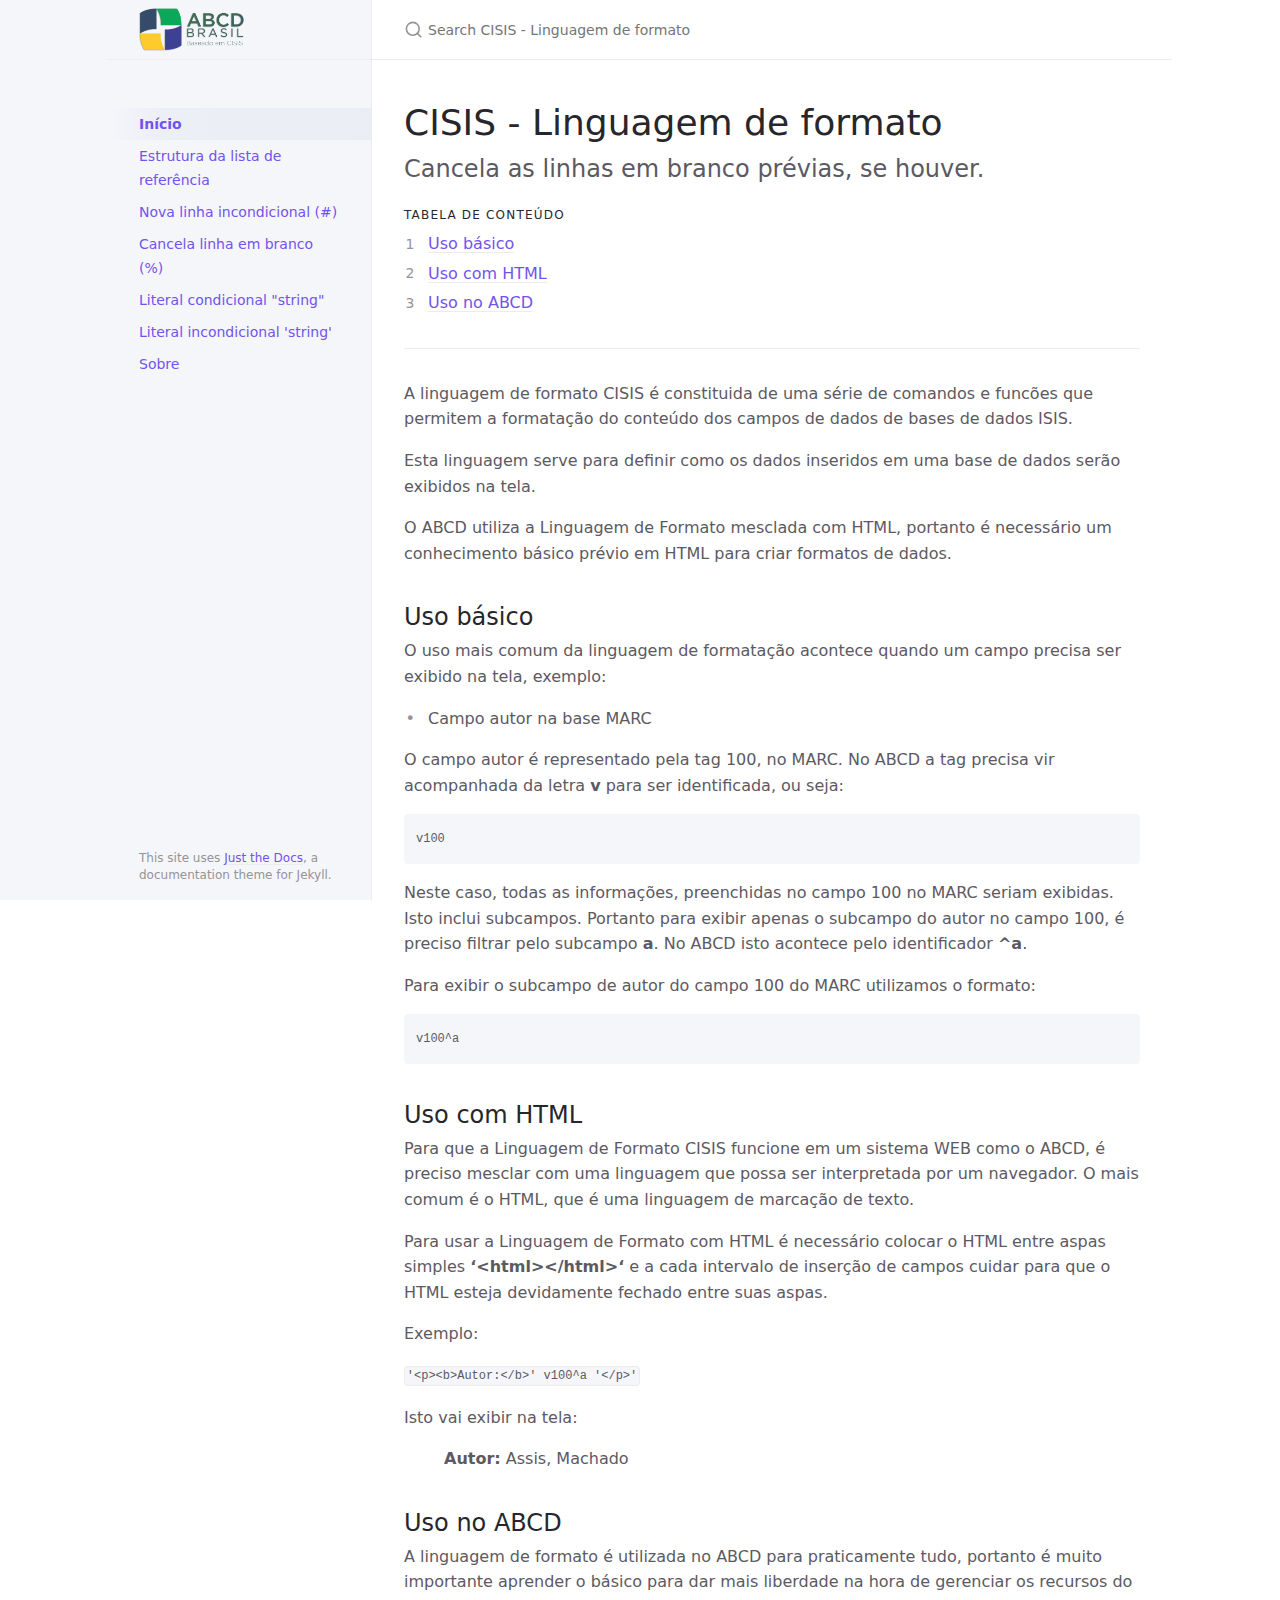
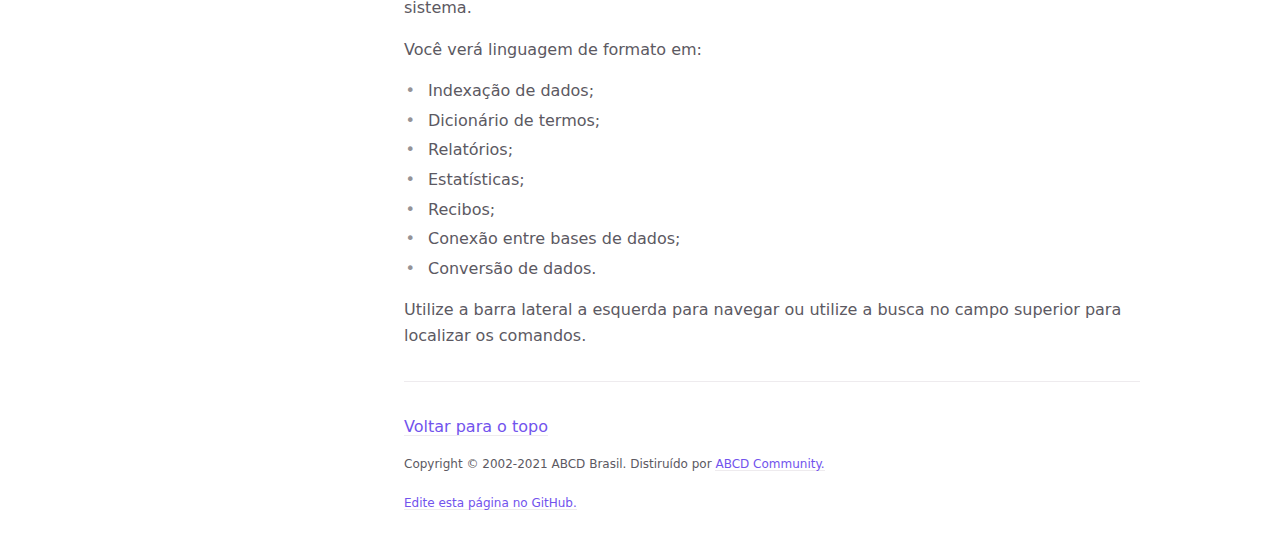
<file: index.html>
<!DOCTYPE html> <html lang="en-US"> <head> <meta charset="UTF-8"> <meta http-equiv="X-UA-Compatible" content="IE=Edge"> <title>Início - CISIS - Linguagem de formato</title> <link rel="shortcut icon" href="/favicon.ico" type="image/x-icon"> <link rel="stylesheet" href="/assets/css/just-the-docs-default.css"> <script type="text/javascript" src="/assets/js/vendor/lunr.min.js"></script> <script type="text/javascript" src="/assets/js/just-the-docs.js"></script> <meta name="viewport" content="width=device-width, initial-scale=1"> <!-- Begin Jekyll SEO tag v2.7.1 --> <title>Início | CISIS - Linguagem de formato</title> <meta name="generator" content="Jekyll v3.9.0" /> <meta property="og:title" content="Início" /> <meta property="og:locale" content="en_US" /> <meta name="description" content="Write an awesome description for your new site here. You can edit this line in _config.yml. It will appear in your document head meta (for Google search results) and in your feed.xml site description." /> <meta property="og:description" content="Write an awesome description for your new site here. You can edit this line in _config.yml. It will appear in your document head meta (for Google search results) and in your feed.xml site description." /> <link rel="canonical" href="https://abcdbrasil.github.io/cisis-formato/" /> <meta property="og:url" content="https://abcdbrasil.github.io/cisis-formato/" /> <meta property="og:site_name" content="CISIS - Linguagem de formato" /> <meta name="twitter:card" content="summary" /> <meta property="twitter:title" content="Início" /> <script type="application/ld+json"> {"publisher":{"@type":"Organization","logo":{"@type":"ImageObject","url":"https://abcdbrasil.github.io/cisis-formato/assets/images/logo.png"}},"headline":"Início","@type":"WebSite","description":"Write an awesome description for your new site here. You can edit this line in _config.yml. It will appear in your document head meta (for Google search results) and in your feed.xml site description.","url":"https://abcdbrasil.github.io/cisis-formato/","name":"CISIS - Linguagem de formato","@context":"https://schema.org"}</script> <!-- End Jekyll SEO tag --> </head> <body> <svg xmlns="http://www.w3.org/2000/svg" style="display: none;"> <symbol id="svg-link" viewBox="0 0 24 24"> <title>Link</title> <svg xmlns="http://www.w3.org/2000/svg" width="24" height="24" viewBox="0 0 24 24" fill="none" stroke="currentColor" stroke-width="2" stroke-linecap="round" stroke-linejoin="round" class="feather feather-link"> <path d="M10 13a5 5 0 0 0 7.54.54l3-3a5 5 0 0 0-7.07-7.07l-1.72 1.71"></path><path d="M14 11a5 5 0 0 0-7.54-.54l-3 3a5 5 0 0 0 7.07 7.07l1.71-1.71"></path> </svg> </symbol> <symbol id="svg-search" viewBox="0 0 24 24"> <title>Search</title> <svg xmlns="http://www.w3.org/2000/svg" width="24" height="24" viewBox="0 0 24 24" fill="none" stroke="currentColor" stroke-width="2" stroke-linecap="round" stroke-linejoin="round" class="feather feather-search"> <circle cx="11" cy="11" r="8"></circle><line x1="21" y1="21" x2="16.65" y2="16.65"></line> </svg> </symbol> <symbol id="svg-menu" viewBox="0 0 24 24"> <title>Menu</title> <svg xmlns="http://www.w3.org/2000/svg" width="24" height="24" viewBox="0 0 24 24" fill="none" stroke="currentColor" stroke-width="2" stroke-linecap="round" stroke-linejoin="round" class="feather feather-menu"> <line x1="3" y1="12" x2="21" y2="12"></line><line x1="3" y1="6" x2="21" y2="6"></line><line x1="3" y1="18" x2="21" y2="18"></line> </svg> </symbol> <symbol id="svg-arrow-right" viewBox="0 0 24 24"> <title>Expand</title> <svg xmlns="http://www.w3.org/2000/svg" width="24" height="24" viewBox="0 0 24 24" fill="none" stroke="currentColor" stroke-width="2" stroke-linecap="round" stroke-linejoin="round" class="feather feather-chevron-right"> <polyline points="9 18 15 12 9 6"></polyline> </svg> </symbol> <symbol id="svg-doc" viewBox="0 0 24 24"> <title>Document</title> <svg xmlns="http://www.w3.org/2000/svg" width="24" height="24" viewBox="0 0 24 24" fill="none" stroke="currentColor" stroke-width="2" stroke-linecap="round" stroke-linejoin="round" class="feather feather-file"> <path d="M13 2H6a2 2 0 0 0-2 2v16a2 2 0 0 0 2 2h12a2 2 0 0 0 2-2V9z"></path><polyline points="13 2 13 9 20 9"></polyline> </svg> </symbol> </svg> <div class="side-bar"> <div class="site-header"> <a href="https://abcdbrasil.github.io/cisis-formato/" class="site-title lh-tight"> <div class="site-logo"></div> </a> <a href="#" id="menu-button" class="site-button"> <svg viewBox="0 0 24 24" class="icon"><use xlink:href="#svg-menu"></use></svg> </a> </div> <nav role="navigation" aria-label="Main" id="site-nav" class="site-nav"> <ul class="nav-list"><li class="nav-list-item active"><a href="https://abcdbrasil.github.io/cisis-formato/" class="nav-list-link active">Início</a></li><li class="nav-list-item"><a href="https://abcdbrasil.github.io/cisis-formato/docs/estrutura_de_referencia.html" class="nav-list-link">Estrutura da lista de referência</a></li><li class="nav-list-item"><a href="https://abcdbrasil.github.io/cisis-formato/docs/nova_linha_incondicional.html" class="nav-list-link">Nova linha incondicional (#)</a></li><li class="nav-list-item"><a href="https://abcdbrasil.github.io/cisis-formato/docs/cancela_linha_em_branco.html" class="nav-list-link">Cancela linha em branco (%)</a></li><li class="nav-list-item"><a href="https://abcdbrasil.github.io/cisis-formato/docs/literal_condicional.html" class="nav-list-link">Literal condicional "string"</a></li><li class="nav-list-item"><a href="https://abcdbrasil.github.io/cisis-formato/docs/literal_incondicional.html" class="nav-list-link">Literal incondicional 'string'</a></li><li class="nav-list-item"><a href="https://abcdbrasil.github.io/cisis-formato/about/" class="nav-list-link">Sobre</a></li></ul> </nav> <footer class="site-footer"> This site uses <a href="https://github.com/pmarsceill/just-the-docs">Just the Docs</a>, a documentation theme for Jekyll. </footer> </div> <div class="main" id="top"> <div id="main-header" class="main-header"> <div class="search"> <div class="search-input-wrap"> <input type="text" id="search-input" class="search-input" tabindex="0" placeholder="Search CISIS - Linguagem de formato" aria-label="Search CISIS - Linguagem de formato" autocomplete="off"> <label for="search-input" class="search-label"><svg viewBox="0 0 24 24" class="search-icon"><use xlink:href="#svg-search"></use></svg></label> </div> <div id="search-results" class="search-results"></div> </div> </div> <div id="main-content-wrap" class="main-content-wrap"> <div id="main-content" class="main-content" role="main"> <h1 class="no_toc" id="cisis---linguagem-de-formato"> <a href="#cisis---linguagem-de-formato" class="anchor-heading" aria-labelledby="cisis---linguagem-de-formato"><svg viewBox="0 0 16 16" aria-hidden="true"><use xlink:href="#svg-link"></use></svg></a> CISIS - Linguagem de formato </h1> <p class="fs-6 fw-300">Cancela as linhas em branco prévias, se houver.</p> <h2 class="no_toc text-delta" id="tabela-de-conteúdo"> <a href="#tabela-de-conteúdo" class="anchor-heading" aria-labelledby="tabela-de-conteúdo"><svg viewBox="0 0 16 16" aria-hidden="true"><use xlink:href="#svg-link"></use></svg></a> Tabela de conteúdo </h2> <ol id="markdown-toc"> <li><a href="#uso-básico" id="markdown-toc-uso-básico">Uso básico</a></li> <li><a href="#uso-com-html" id="markdown-toc-uso-com-html">Uso com HTML</a></li> <li><a href="#uso-no-abcd" id="markdown-toc-uso-no-abcd">Uso no ABCD</a></li> </ol><hr /> <p>A linguagem de formato CISIS é constituida de uma série de comandos e funcões que permitem a formatação do conteúdo dos campos de dados de bases de dados ISIS.</p> <p>Esta linguagem serve para definir como os dados inseridos em uma base de dados serão exibidos na tela.</p> <p>O ABCD utiliza a Linguagem de Formato mesclada com HTML, portanto é necessário um conhecimento básico prévio em HTML para criar formatos de dados.</p> <h2 id="uso-básico"> <a href="#uso-básico" class="anchor-heading" aria-labelledby="uso-básico"><svg viewBox="0 0 16 16" aria-hidden="true"><use xlink:href="#svg-link"></use></svg></a> Uso básico </h2> <p>O uso mais comum da linguagem de formatação acontece quando um campo precisa ser exibido na tela, exemplo:</p> <ul> <li>Campo autor na base MARC</li> </ul> <p>O campo autor é representado pela tag 100, no MARC. No ABCD a tag precisa vir acompanhada da letra <strong>v</strong> para ser identificada, ou seja:</p> <div class="language-plaintext highlighter-rouge"><div class="highlight"><pre class="highlight"><code>v100
</code></pre></div></div> <p>Neste caso, todas as informações, preenchidas no campo 100 no MARC seriam exibidas. Isto inclui subcampos. Portanto para exibir apenas o subcampo do autor no campo 100, é preciso filtrar pelo subcampo <strong>a</strong>. No ABCD isto acontece pelo identificador <strong>^a</strong>.</p> <p>Para exibir o subcampo de autor do campo 100 do MARC utilizamos o formato:</p> <div class="language-plaintext highlighter-rouge"><div class="highlight"><pre class="highlight"><code>v100^a
</code></pre></div></div> <h2 id="uso-com-html"> <a href="#uso-com-html" class="anchor-heading" aria-labelledby="uso-com-html"><svg viewBox="0 0 16 16" aria-hidden="true"><use xlink:href="#svg-link"></use></svg></a> Uso com HTML </h2> <p>Para que a Linguagem de Formato CISIS funcione em um sistema WEB como o ABCD, é preciso mesclar com uma linguagem que possa ser interpretada por um navegador. O mais comum é o HTML, que é uma linguagem de marcação de texto.</p> <p>Para usar a Linguagem de Formato com HTML é necessário colocar o HTML entre aspas simples <strong>‘&lt;html&gt;&lt;/html&gt;‘</strong> e a cada intervalo de inserção de campos cuidar para que o HTML esteja devidamente fechado entre suas aspas.</p> <p>Exemplo:</p><pre><code class="language-language">'&lt;p&gt;&lt;b&gt;Autor:&lt;/b&gt;' v100^a '&lt;/p&gt;'
</code></pre><p>Isto vai exibir na tela:</p> <blockquote> <p><strong>Autor:</strong> Assis, Machado</p> </blockquote> <h2 id="uso-no-abcd"> <a href="#uso-no-abcd" class="anchor-heading" aria-labelledby="uso-no-abcd"><svg viewBox="0 0 16 16" aria-hidden="true"><use xlink:href="#svg-link"></use></svg></a> Uso no ABCD </h2> <p>A linguagem de formato é utilizada no ABCD para praticamente tudo, portanto é muito importante aprender o básico para dar mais liberdade na hora de gerenciar os recursos do sistema.</p> <p>Você verá linguagem de formato em:</p> <ul> <li>Indexação de dados;</li> <li>Dicionário de termos;</li> <li>Relatórios;</li> <li>Estatísticas;</li> <li>Recibos;</li> <li>Conexão entre bases de dados;</li> <li>Conversão de dados.</li> </ul> <p>Utilize a barra lateral a esquerda para navegar ou utilize a busca no campo superior para localizar os comandos.</p> <hr> <footer> <p><a href="#top" id="back-to-top">Voltar para o topo</a></p> <p class="text-small text-grey-dk-100 mb-0">Copyright &copy; 2002-2021 ABCD Brasil. Distiruído por <a href="https://abcd-community.org">ABCD Community.</a></p> <div class="d-flex mt-2"> <p class="text-small text-grey-dk-000 mb-0"> <a href="https://github.com/ABCDBrasil/cisis-formato/tree/master/index.markdown" id="edit-this-page">Edite esta página no GitHub.</a> </p> </div> </footer> </div> </div> <div class="search-overlay"></div> </div> </body> </html>
</file>
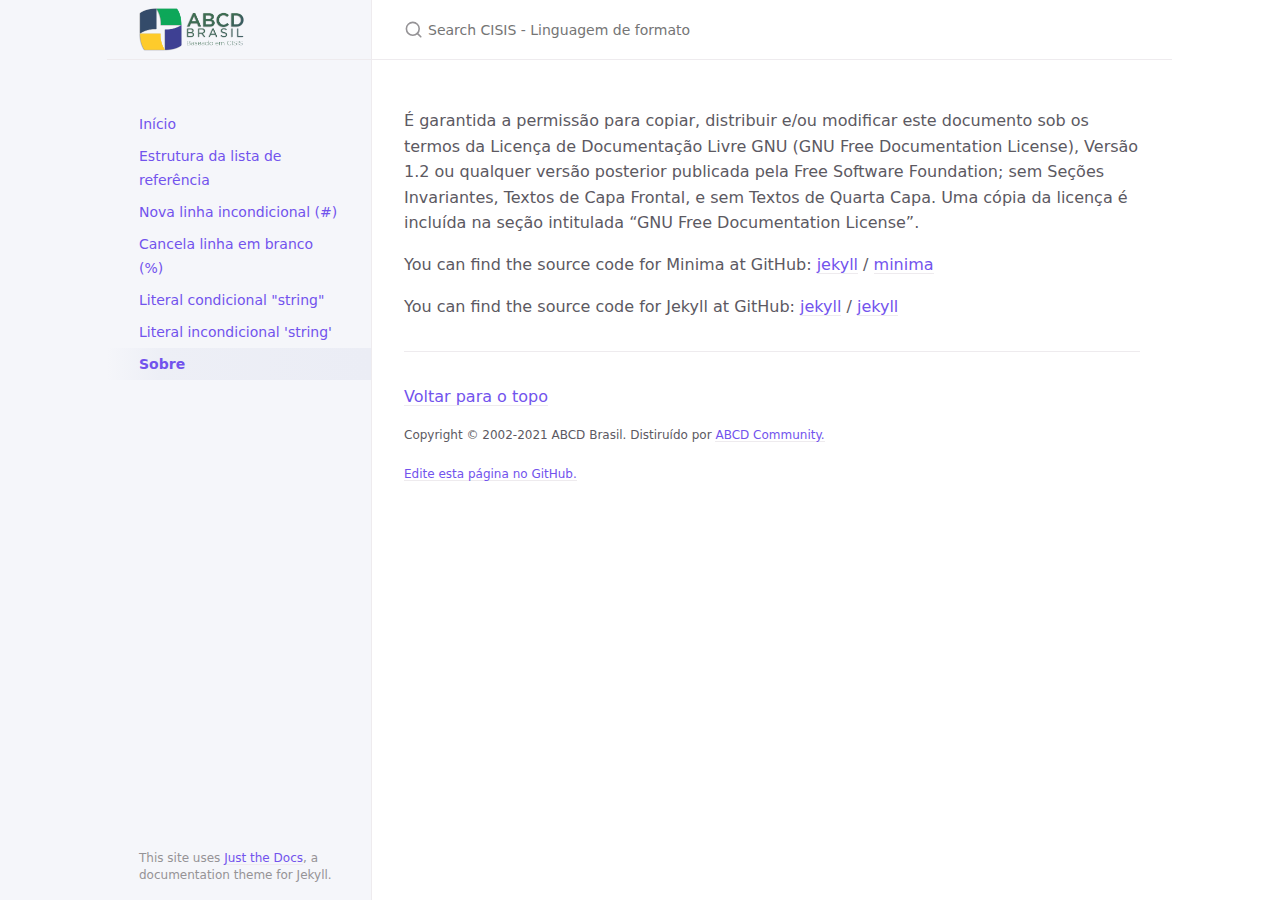
<file: about/index.html>
<!DOCTYPE html> <html lang="en-US"> <head> <meta charset="UTF-8"> <meta http-equiv="X-UA-Compatible" content="IE=Edge"> <title>Sobre - CISIS - Linguagem de formato</title> <link rel="shortcut icon" href="/favicon.ico" type="image/x-icon"> <link rel="stylesheet" href="/assets/css/just-the-docs-default.css"> <script type="text/javascript" src="/assets/js/vendor/lunr.min.js"></script> <script type="text/javascript" src="/assets/js/just-the-docs.js"></script> <meta name="viewport" content="width=device-width, initial-scale=1"> <!-- Begin Jekyll SEO tag v2.7.1 --> <title>Sobre | CISIS - Linguagem de formato</title> <meta name="generator" content="Jekyll v3.9.0" /> <meta property="og:title" content="Sobre" /> <meta property="og:locale" content="en_US" /> <meta name="description" content="Write an awesome description for your new site here. You can edit this line in _config.yml. It will appear in your document head meta (for Google search results) and in your feed.xml site description." /> <meta property="og:description" content="Write an awesome description for your new site here. You can edit this line in _config.yml. It will appear in your document head meta (for Google search results) and in your feed.xml site description." /> <link rel="canonical" href="https://abcdbrasil.github.io/cisis-formato/about/" /> <meta property="og:url" content="https://abcdbrasil.github.io/cisis-formato/about/" /> <meta property="og:site_name" content="CISIS - Linguagem de formato" /> <meta name="twitter:card" content="summary" /> <meta property="twitter:title" content="Sobre" /> <script type="application/ld+json"> {"publisher":{"@type":"Organization","logo":{"@type":"ImageObject","url":"https://abcdbrasil.github.io/cisis-formato/assets/images/logo.png"}},"headline":"Sobre","@type":"WebSite","description":"Write an awesome description for your new site here. You can edit this line in _config.yml. It will appear in your document head meta (for Google search results) and in your feed.xml site description.","url":"https://abcdbrasil.github.io/cisis-formato/about/","name":"CISIS - Linguagem de formato","@context":"https://schema.org"}</script> <!-- End Jekyll SEO tag --> </head> <body> <svg xmlns="http://www.w3.org/2000/svg" style="display: none;"> <symbol id="svg-link" viewBox="0 0 24 24"> <title>Link</title> <svg xmlns="http://www.w3.org/2000/svg" width="24" height="24" viewBox="0 0 24 24" fill="none" stroke="currentColor" stroke-width="2" stroke-linecap="round" stroke-linejoin="round" class="feather feather-link"> <path d="M10 13a5 5 0 0 0 7.54.54l3-3a5 5 0 0 0-7.07-7.07l-1.72 1.71"></path><path d="M14 11a5 5 0 0 0-7.54-.54l-3 3a5 5 0 0 0 7.07 7.07l1.71-1.71"></path> </svg> </symbol> <symbol id="svg-search" viewBox="0 0 24 24"> <title>Search</title> <svg xmlns="http://www.w3.org/2000/svg" width="24" height="24" viewBox="0 0 24 24" fill="none" stroke="currentColor" stroke-width="2" stroke-linecap="round" stroke-linejoin="round" class="feather feather-search"> <circle cx="11" cy="11" r="8"></circle><line x1="21" y1="21" x2="16.65" y2="16.65"></line> </svg> </symbol> <symbol id="svg-menu" viewBox="0 0 24 24"> <title>Menu</title> <svg xmlns="http://www.w3.org/2000/svg" width="24" height="24" viewBox="0 0 24 24" fill="none" stroke="currentColor" stroke-width="2" stroke-linecap="round" stroke-linejoin="round" class="feather feather-menu"> <line x1="3" y1="12" x2="21" y2="12"></line><line x1="3" y1="6" x2="21" y2="6"></line><line x1="3" y1="18" x2="21" y2="18"></line> </svg> </symbol> <symbol id="svg-arrow-right" viewBox="0 0 24 24"> <title>Expand</title> <svg xmlns="http://www.w3.org/2000/svg" width="24" height="24" viewBox="0 0 24 24" fill="none" stroke="currentColor" stroke-width="2" stroke-linecap="round" stroke-linejoin="round" class="feather feather-chevron-right"> <polyline points="9 18 15 12 9 6"></polyline> </svg> </symbol> <symbol id="svg-doc" viewBox="0 0 24 24"> <title>Document</title> <svg xmlns="http://www.w3.org/2000/svg" width="24" height="24" viewBox="0 0 24 24" fill="none" stroke="currentColor" stroke-width="2" stroke-linecap="round" stroke-linejoin="round" class="feather feather-file"> <path d="M13 2H6a2 2 0 0 0-2 2v16a2 2 0 0 0 2 2h12a2 2 0 0 0 2-2V9z"></path><polyline points="13 2 13 9 20 9"></polyline> </svg> </symbol> </svg> <div class="side-bar"> <div class="site-header"> <a href="https://abcdbrasil.github.io/cisis-formato/" class="site-title lh-tight"> <div class="site-logo"></div> </a> <a href="#" id="menu-button" class="site-button"> <svg viewBox="0 0 24 24" class="icon"><use xlink:href="#svg-menu"></use></svg> </a> </div> <nav role="navigation" aria-label="Main" id="site-nav" class="site-nav"> <ul class="nav-list"><li class="nav-list-item"><a href="https://abcdbrasil.github.io/cisis-formato/" class="nav-list-link">Início</a></li><li class="nav-list-item"><a href="https://abcdbrasil.github.io/cisis-formato/docs/estrutura_de_referencia.html" class="nav-list-link">Estrutura da lista de referência</a></li><li class="nav-list-item"><a href="https://abcdbrasil.github.io/cisis-formato/docs/nova_linha_incondicional.html" class="nav-list-link">Nova linha incondicional (#)</a></li><li class="nav-list-item"><a href="https://abcdbrasil.github.io/cisis-formato/docs/cancela_linha_em_branco.html" class="nav-list-link">Cancela linha em branco (%)</a></li><li class="nav-list-item"><a href="https://abcdbrasil.github.io/cisis-formato/docs/literal_condicional.html" class="nav-list-link">Literal condicional "string"</a></li><li class="nav-list-item"><a href="https://abcdbrasil.github.io/cisis-formato/docs/literal_incondicional.html" class="nav-list-link">Literal incondicional 'string'</a></li><li class="nav-list-item active"><a href="https://abcdbrasil.github.io/cisis-formato/about/" class="nav-list-link active">Sobre</a></li></ul> </nav> <footer class="site-footer"> This site uses <a href="https://github.com/pmarsceill/just-the-docs">Just the Docs</a>, a documentation theme for Jekyll. </footer> </div> <div class="main" id="top"> <div id="main-header" class="main-header"> <div class="search"> <div class="search-input-wrap"> <input type="text" id="search-input" class="search-input" tabindex="0" placeholder="Search CISIS - Linguagem de formato" aria-label="Search CISIS - Linguagem de formato" autocomplete="off"> <label for="search-input" class="search-label"><svg viewBox="0 0 24 24" class="search-icon"><use xlink:href="#svg-search"></use></svg></label> </div> <div id="search-results" class="search-results"></div> </div> </div> <div id="main-content-wrap" class="main-content-wrap"> <div id="main-content" class="main-content" role="main"> <p>É garantida a permissão para copiar, distribuir e/ou modificar este documento sob os termos da Licença de Documentação Livre GNU (GNU Free Documentation License), Versão 1.2 ou qualquer versão posterior publicada pela Free Software Foundation; sem Seções Invariantes, Textos de Capa Frontal, e sem Textos de Quarta Capa. Uma cópia da licença é incluída na seção intitulada “GNU Free Documentation License”.</p> <p>You can find the source code for Minima at GitHub: <a href="https://github.com/jekyll">jekyll</a> / <a href="https://github.com/jekyll/minima">minima</a></p> <p>You can find the source code for Jekyll at GitHub: <a href="https://github.com/jekyll">jekyll</a> / <a href="https://github.com/jekyll/jekyll">jekyll</a></p> <hr> <footer> <p><a href="#top" id="back-to-top">Voltar para o topo</a></p> <p class="text-small text-grey-dk-100 mb-0">Copyright &copy; 2002-2021 ABCD Brasil. Distiruído por <a href="https://abcd-community.org">ABCD Community.</a></p> <div class="d-flex mt-2"> <p class="text-small text-grey-dk-000 mb-0"> <a href="https://github.com/ABCDBrasil/cisis-formato/tree/master/about.markdown" id="edit-this-page">Edite esta página no GitHub.</a> </p> </div> </footer> </div> </div> <div class="search-overlay"></div> </div> </body> </html>
</file>
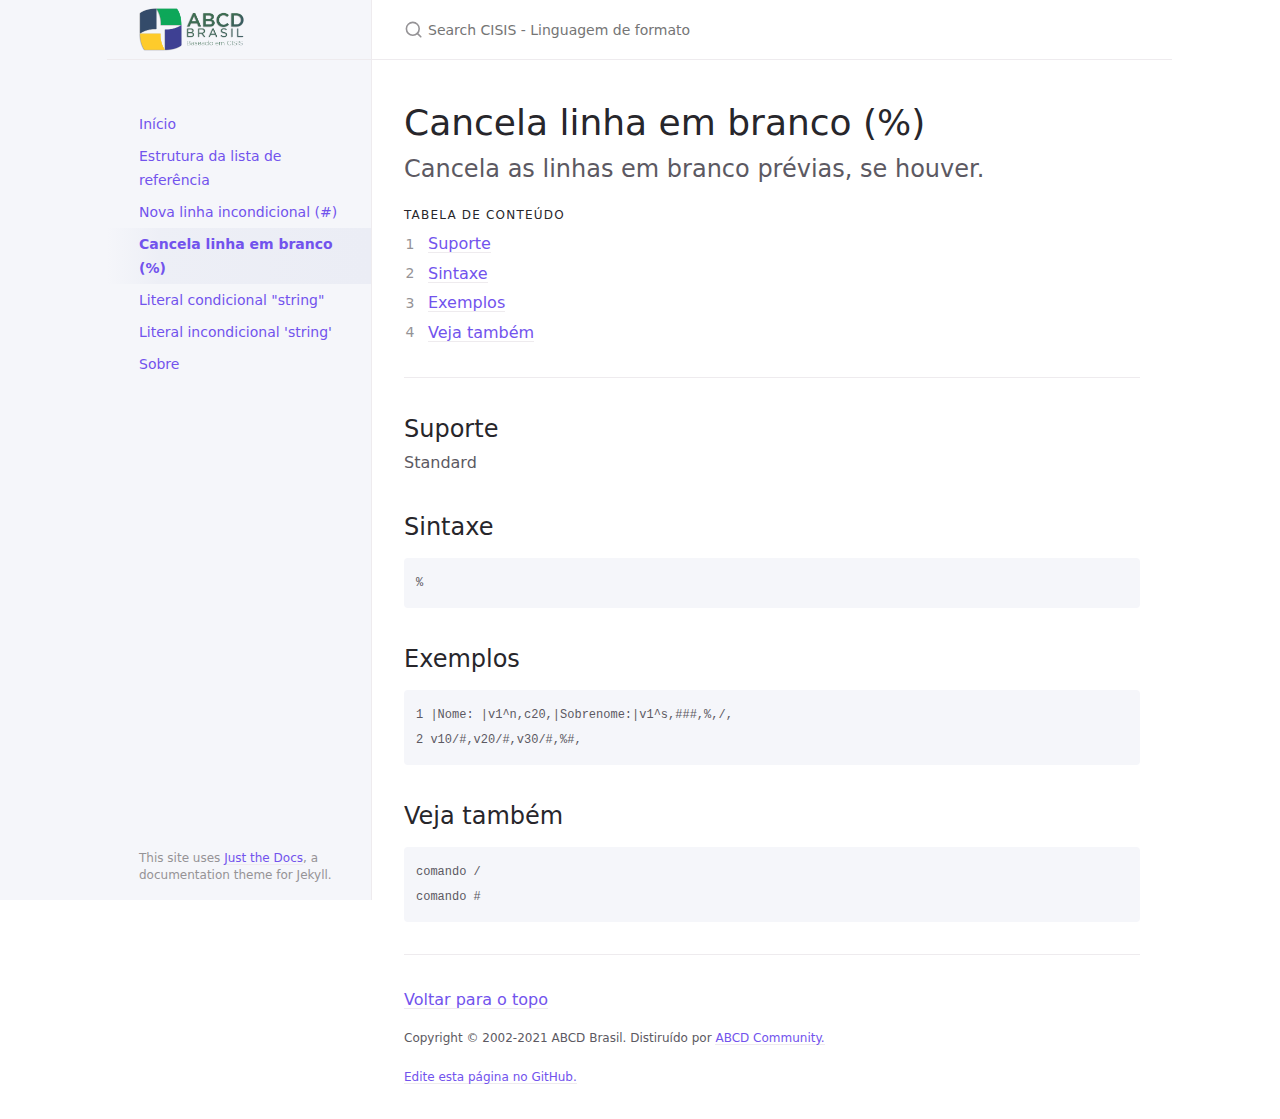
<file: docs/cancela_linha_em_branco.html>
<!DOCTYPE html> <html lang="en-US"> <head> <meta charset="UTF-8"> <meta http-equiv="X-UA-Compatible" content="IE=Edge"> <title>Cancela linha em branco (%) - CISIS - Linguagem de formato</title> <link rel="shortcut icon" href="/favicon.ico" type="image/x-icon"> <link rel="stylesheet" href="/assets/css/just-the-docs-default.css"> <script type="text/javascript" src="/assets/js/vendor/lunr.min.js"></script> <script type="text/javascript" src="/assets/js/just-the-docs.js"></script> <meta name="viewport" content="width=device-width, initial-scale=1"> <!-- Begin Jekyll SEO tag v2.7.1 --> <title>Cancela linha em branco (%) | CISIS - Linguagem de formato</title> <meta name="generator" content="Jekyll v3.9.0" /> <meta property="og:title" content="Cancela linha em branco (%)" /> <meta property="og:locale" content="en_US" /> <meta name="description" content="Write an awesome description for your new site here. You can edit this line in _config.yml. It will appear in your document head meta (for Google search results) and in your feed.xml site description." /> <meta property="og:description" content="Write an awesome description for your new site here. You can edit this line in _config.yml. It will appear in your document head meta (for Google search results) and in your feed.xml site description." /> <link rel="canonical" href="https://abcdbrasil.github.io/cisis-formato/docs/cancela_linha_em_branco.html" /> <meta property="og:url" content="https://abcdbrasil.github.io/cisis-formato/docs/cancela_linha_em_branco.html" /> <meta property="og:site_name" content="CISIS - Linguagem de formato" /> <meta name="twitter:card" content="summary" /> <meta property="twitter:title" content="Cancela linha em branco (%)" /> <script type="application/ld+json"> {"publisher":{"@type":"Organization","logo":{"@type":"ImageObject","url":"https://abcdbrasil.github.io/cisis-formato/assets/images/logo.png"}},"headline":"Cancela linha em branco (%)","@type":"WebPage","description":"Write an awesome description for your new site here. You can edit this line in _config.yml. It will appear in your document head meta (for Google search results) and in your feed.xml site description.","url":"https://abcdbrasil.github.io/cisis-formato/docs/cancela_linha_em_branco.html","@context":"https://schema.org"}</script> <!-- End Jekyll SEO tag --> </head> <body> <svg xmlns="http://www.w3.org/2000/svg" style="display: none;"> <symbol id="svg-link" viewBox="0 0 24 24"> <title>Link</title> <svg xmlns="http://www.w3.org/2000/svg" width="24" height="24" viewBox="0 0 24 24" fill="none" stroke="currentColor" stroke-width="2" stroke-linecap="round" stroke-linejoin="round" class="feather feather-link"> <path d="M10 13a5 5 0 0 0 7.54.54l3-3a5 5 0 0 0-7.07-7.07l-1.72 1.71"></path><path d="M14 11a5 5 0 0 0-7.54-.54l-3 3a5 5 0 0 0 7.07 7.07l1.71-1.71"></path> </svg> </symbol> <symbol id="svg-search" viewBox="0 0 24 24"> <title>Search</title> <svg xmlns="http://www.w3.org/2000/svg" width="24" height="24" viewBox="0 0 24 24" fill="none" stroke="currentColor" stroke-width="2" stroke-linecap="round" stroke-linejoin="round" class="feather feather-search"> <circle cx="11" cy="11" r="8"></circle><line x1="21" y1="21" x2="16.65" y2="16.65"></line> </svg> </symbol> <symbol id="svg-menu" viewBox="0 0 24 24"> <title>Menu</title> <svg xmlns="http://www.w3.org/2000/svg" width="24" height="24" viewBox="0 0 24 24" fill="none" stroke="currentColor" stroke-width="2" stroke-linecap="round" stroke-linejoin="round" class="feather feather-menu"> <line x1="3" y1="12" x2="21" y2="12"></line><line x1="3" y1="6" x2="21" y2="6"></line><line x1="3" y1="18" x2="21" y2="18"></line> </svg> </symbol> <symbol id="svg-arrow-right" viewBox="0 0 24 24"> <title>Expand</title> <svg xmlns="http://www.w3.org/2000/svg" width="24" height="24" viewBox="0 0 24 24" fill="none" stroke="currentColor" stroke-width="2" stroke-linecap="round" stroke-linejoin="round" class="feather feather-chevron-right"> <polyline points="9 18 15 12 9 6"></polyline> </svg> </symbol> <symbol id="svg-doc" viewBox="0 0 24 24"> <title>Document</title> <svg xmlns="http://www.w3.org/2000/svg" width="24" height="24" viewBox="0 0 24 24" fill="none" stroke="currentColor" stroke-width="2" stroke-linecap="round" stroke-linejoin="round" class="feather feather-file"> <path d="M13 2H6a2 2 0 0 0-2 2v16a2 2 0 0 0 2 2h12a2 2 0 0 0 2-2V9z"></path><polyline points="13 2 13 9 20 9"></polyline> </svg> </symbol> </svg> <div class="side-bar"> <div class="site-header"> <a href="https://abcdbrasil.github.io/cisis-formato/" class="site-title lh-tight"> <div class="site-logo"></div> </a> <a href="#" id="menu-button" class="site-button"> <svg viewBox="0 0 24 24" class="icon"><use xlink:href="#svg-menu"></use></svg> </a> </div> <nav role="navigation" aria-label="Main" id="site-nav" class="site-nav"> <ul class="nav-list"><li class="nav-list-item"><a href="https://abcdbrasil.github.io/cisis-formato/" class="nav-list-link">Início</a></li><li class="nav-list-item"><a href="https://abcdbrasil.github.io/cisis-formato/docs/estrutura_de_referencia.html" class="nav-list-link">Estrutura da lista de referência</a></li><li class="nav-list-item"><a href="https://abcdbrasil.github.io/cisis-formato/docs/nova_linha_incondicional.html" class="nav-list-link">Nova linha incondicional (#)</a></li><li class="nav-list-item active"><a href="https://abcdbrasil.github.io/cisis-formato/docs/cancela_linha_em_branco.html" class="nav-list-link active">Cancela linha em branco (%)</a></li><li class="nav-list-item"><a href="https://abcdbrasil.github.io/cisis-formato/docs/literal_condicional.html" class="nav-list-link">Literal condicional "string"</a></li><li class="nav-list-item"><a href="https://abcdbrasil.github.io/cisis-formato/docs/literal_incondicional.html" class="nav-list-link">Literal incondicional 'string'</a></li><li class="nav-list-item"><a href="https://abcdbrasil.github.io/cisis-formato/about/" class="nav-list-link">Sobre</a></li></ul> </nav> <footer class="site-footer"> This site uses <a href="https://github.com/pmarsceill/just-the-docs">Just the Docs</a>, a documentation theme for Jekyll. </footer> </div> <div class="main" id="top"> <div id="main-header" class="main-header"> <div class="search"> <div class="search-input-wrap"> <input type="text" id="search-input" class="search-input" tabindex="0" placeholder="Search CISIS - Linguagem de formato" aria-label="Search CISIS - Linguagem de formato" autocomplete="off"> <label for="search-input" class="search-label"><svg viewBox="0 0 24 24" class="search-icon"><use xlink:href="#svg-search"></use></svg></label> </div> <div id="search-results" class="search-results"></div> </div> </div> <div id="main-content-wrap" class="main-content-wrap"> <div id="main-content" class="main-content" role="main"> <h1 class="no_toc" id="cancela-linha-em-branco-"> <a href="#cancela-linha-em-branco-" class="anchor-heading" aria-labelledby="cancela-linha-em-branco-"><svg viewBox="0 0 16 16" aria-hidden="true"><use xlink:href="#svg-link"></use></svg></a> Cancela linha em branco (%) </h1> <p class="fs-6 fw-300">Cancela as linhas em branco prévias, se houver.</p> <h2 class="no_toc text-delta" id="tabela-de-conteúdo"> <a href="#tabela-de-conteúdo" class="anchor-heading" aria-labelledby="tabela-de-conteúdo"><svg viewBox="0 0 16 16" aria-hidden="true"><use xlink:href="#svg-link"></use></svg></a> Tabela de conteúdo </h2> <ol id="markdown-toc"> <li><a href="#suporte" id="markdown-toc-suporte">Suporte</a></li> <li><a href="#sintaxe" id="markdown-toc-sintaxe">Sintaxe</a></li> <li><a href="#exemplos" id="markdown-toc-exemplos">Exemplos</a></li> <li><a href="#veja-também" id="markdown-toc-veja-também">Veja também</a></li> </ol><hr /> <h2 id="suporte"> <a href="#suporte" class="anchor-heading" aria-labelledby="suporte"><svg viewBox="0 0 16 16" aria-hidden="true"><use xlink:href="#svg-link"></use></svg></a> Suporte </h2> <p>Standard</p> <h2 id="sintaxe"> <a href="#sintaxe" class="anchor-heading" aria-labelledby="sintaxe"><svg viewBox="0 0 16 16" aria-hidden="true"><use xlink:href="#svg-link"></use></svg></a> Sintaxe </h2> <div class="language-plaintext highlighter-rouge"><div class="highlight"><pre class="highlight"><code>%
</code></pre></div></div> <h2 id="exemplos"> <a href="#exemplos" class="anchor-heading" aria-labelledby="exemplos"><svg viewBox="0 0 16 16" aria-hidden="true"><use xlink:href="#svg-link"></use></svg></a> Exemplos </h2> <div class="language-plaintext highlighter-rouge"><div class="highlight"><pre class="highlight"><code>1 |Nome: |v1^n,c20,|Sobrenome:|v1^s,###,%,/,
2 v10/#,v20/#,v30/#,%#, 
</code></pre></div></div> <h2 id="veja-também"> <a href="#veja-também" class="anchor-heading" aria-labelledby="veja-também"><svg viewBox="0 0 16 16" aria-hidden="true"><use xlink:href="#svg-link"></use></svg></a> Veja também </h2> <div class="language-plaintext highlighter-rouge"><div class="highlight"><pre class="highlight"><code>comando /
comando # 
</code></pre></div></div> <hr> <footer> <p><a href="#top" id="back-to-top">Voltar para o topo</a></p> <p class="text-small text-grey-dk-100 mb-0">Copyright &copy; 2002-2021 ABCD Brasil. Distiruído por <a href="https://abcd-community.org">ABCD Community.</a></p> <div class="d-flex mt-2"> <p class="text-small text-grey-dk-000 mb-0"> <a href="https://github.com/ABCDBrasil/cisis-formato/tree/master/docs/cancela_linha_em_branco.md" id="edit-this-page">Edite esta página no GitHub.</a> </p> </div> </footer> </div> </div> <div class="search-overlay"></div> </div> </body> </html>
</file>
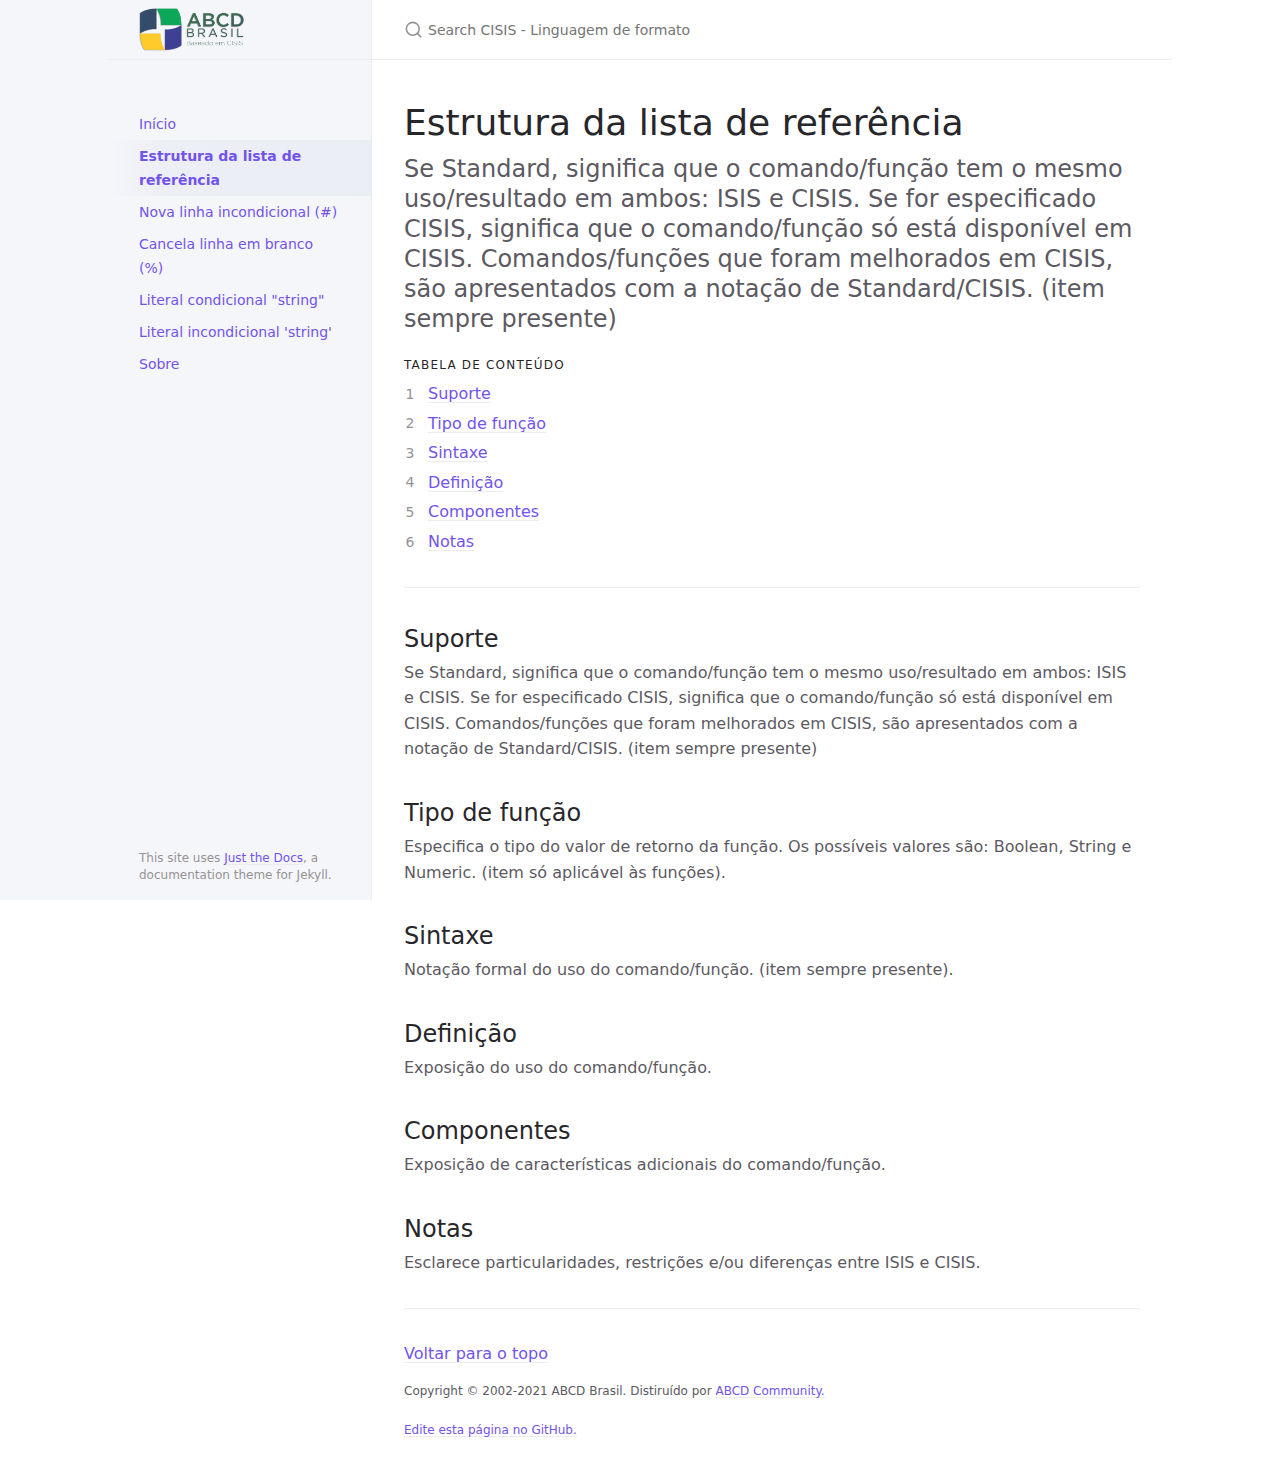
<file: docs/estrutura_de_referencia.html>
<!DOCTYPE html> <html lang="en-US"> <head> <meta charset="UTF-8"> <meta http-equiv="X-UA-Compatible" content="IE=Edge"> <title>Estrutura da lista de referência - CISIS - Linguagem de formato</title> <link rel="shortcut icon" href="/favicon.ico" type="image/x-icon"> <link rel="stylesheet" href="/assets/css/just-the-docs-default.css"> <script type="text/javascript" src="/assets/js/vendor/lunr.min.js"></script> <script type="text/javascript" src="/assets/js/just-the-docs.js"></script> <meta name="viewport" content="width=device-width, initial-scale=1"> <!-- Begin Jekyll SEO tag v2.7.1 --> <title>Estrutura da lista de referência | CISIS - Linguagem de formato</title> <meta name="generator" content="Jekyll v3.9.0" /> <meta property="og:title" content="Estrutura da lista de referência" /> <meta property="og:locale" content="en_US" /> <meta name="description" content="Write an awesome description for your new site here. You can edit this line in _config.yml. It will appear in your document head meta (for Google search results) and in your feed.xml site description." /> <meta property="og:description" content="Write an awesome description for your new site here. You can edit this line in _config.yml. It will appear in your document head meta (for Google search results) and in your feed.xml site description." /> <link rel="canonical" href="https://abcdbrasil.github.io/cisis-formato/docs/estrutura_de_referencia.html" /> <meta property="og:url" content="https://abcdbrasil.github.io/cisis-formato/docs/estrutura_de_referencia.html" /> <meta property="og:site_name" content="CISIS - Linguagem de formato" /> <meta name="twitter:card" content="summary" /> <meta property="twitter:title" content="Estrutura da lista de referência" /> <script type="application/ld+json"> {"publisher":{"@type":"Organization","logo":{"@type":"ImageObject","url":"https://abcdbrasil.github.io/cisis-formato/assets/images/logo.png"}},"headline":"Estrutura da lista de referência","@type":"WebPage","description":"Write an awesome description for your new site here. You can edit this line in _config.yml. It will appear in your document head meta (for Google search results) and in your feed.xml site description.","url":"https://abcdbrasil.github.io/cisis-formato/docs/estrutura_de_referencia.html","@context":"https://schema.org"}</script> <!-- End Jekyll SEO tag --> </head> <body> <svg xmlns="http://www.w3.org/2000/svg" style="display: none;"> <symbol id="svg-link" viewBox="0 0 24 24"> <title>Link</title> <svg xmlns="http://www.w3.org/2000/svg" width="24" height="24" viewBox="0 0 24 24" fill="none" stroke="currentColor" stroke-width="2" stroke-linecap="round" stroke-linejoin="round" class="feather feather-link"> <path d="M10 13a5 5 0 0 0 7.54.54l3-3a5 5 0 0 0-7.07-7.07l-1.72 1.71"></path><path d="M14 11a5 5 0 0 0-7.54-.54l-3 3a5 5 0 0 0 7.07 7.07l1.71-1.71"></path> </svg> </symbol> <symbol id="svg-search" viewBox="0 0 24 24"> <title>Search</title> <svg xmlns="http://www.w3.org/2000/svg" width="24" height="24" viewBox="0 0 24 24" fill="none" stroke="currentColor" stroke-width="2" stroke-linecap="round" stroke-linejoin="round" class="feather feather-search"> <circle cx="11" cy="11" r="8"></circle><line x1="21" y1="21" x2="16.65" y2="16.65"></line> </svg> </symbol> <symbol id="svg-menu" viewBox="0 0 24 24"> <title>Menu</title> <svg xmlns="http://www.w3.org/2000/svg" width="24" height="24" viewBox="0 0 24 24" fill="none" stroke="currentColor" stroke-width="2" stroke-linecap="round" stroke-linejoin="round" class="feather feather-menu"> <line x1="3" y1="12" x2="21" y2="12"></line><line x1="3" y1="6" x2="21" y2="6"></line><line x1="3" y1="18" x2="21" y2="18"></line> </svg> </symbol> <symbol id="svg-arrow-right" viewBox="0 0 24 24"> <title>Expand</title> <svg xmlns="http://www.w3.org/2000/svg" width="24" height="24" viewBox="0 0 24 24" fill="none" stroke="currentColor" stroke-width="2" stroke-linecap="round" stroke-linejoin="round" class="feather feather-chevron-right"> <polyline points="9 18 15 12 9 6"></polyline> </svg> </symbol> <symbol id="svg-doc" viewBox="0 0 24 24"> <title>Document</title> <svg xmlns="http://www.w3.org/2000/svg" width="24" height="24" viewBox="0 0 24 24" fill="none" stroke="currentColor" stroke-width="2" stroke-linecap="round" stroke-linejoin="round" class="feather feather-file"> <path d="M13 2H6a2 2 0 0 0-2 2v16a2 2 0 0 0 2 2h12a2 2 0 0 0 2-2V9z"></path><polyline points="13 2 13 9 20 9"></polyline> </svg> </symbol> </svg> <div class="side-bar"> <div class="site-header"> <a href="https://abcdbrasil.github.io/cisis-formato/" class="site-title lh-tight"> <div class="site-logo"></div> </a> <a href="#" id="menu-button" class="site-button"> <svg viewBox="0 0 24 24" class="icon"><use xlink:href="#svg-menu"></use></svg> </a> </div> <nav role="navigation" aria-label="Main" id="site-nav" class="site-nav"> <ul class="nav-list"><li class="nav-list-item"><a href="https://abcdbrasil.github.io/cisis-formato/" class="nav-list-link">Início</a></li><li class="nav-list-item active"><a href="https://abcdbrasil.github.io/cisis-formato/docs/estrutura_de_referencia.html" class="nav-list-link active">Estrutura da lista de referência</a></li><li class="nav-list-item"><a href="https://abcdbrasil.github.io/cisis-formato/docs/nova_linha_incondicional.html" class="nav-list-link">Nova linha incondicional (#)</a></li><li class="nav-list-item"><a href="https://abcdbrasil.github.io/cisis-formato/docs/cancela_linha_em_branco.html" class="nav-list-link">Cancela linha em branco (%)</a></li><li class="nav-list-item"><a href="https://abcdbrasil.github.io/cisis-formato/docs/literal_condicional.html" class="nav-list-link">Literal condicional "string"</a></li><li class="nav-list-item"><a href="https://abcdbrasil.github.io/cisis-formato/docs/literal_incondicional.html" class="nav-list-link">Literal incondicional 'string'</a></li><li class="nav-list-item"><a href="https://abcdbrasil.github.io/cisis-formato/about/" class="nav-list-link">Sobre</a></li></ul> </nav> <footer class="site-footer"> This site uses <a href="https://github.com/pmarsceill/just-the-docs">Just the Docs</a>, a documentation theme for Jekyll. </footer> </div> <div class="main" id="top"> <div id="main-header" class="main-header"> <div class="search"> <div class="search-input-wrap"> <input type="text" id="search-input" class="search-input" tabindex="0" placeholder="Search CISIS - Linguagem de formato" aria-label="Search CISIS - Linguagem de formato" autocomplete="off"> <label for="search-input" class="search-label"><svg viewBox="0 0 24 24" class="search-icon"><use xlink:href="#svg-search"></use></svg></label> </div> <div id="search-results" class="search-results"></div> </div> </div> <div id="main-content-wrap" class="main-content-wrap"> <div id="main-content" class="main-content" role="main"> <h1 class="no_toc" id="estrutura-da-lista-de-referência"> <a href="#estrutura-da-lista-de-referência" class="anchor-heading" aria-labelledby="estrutura-da-lista-de-referência"><svg viewBox="0 0 16 16" aria-hidden="true"><use xlink:href="#svg-link"></use></svg></a> Estrutura da lista de referência </h1> <p class="fs-6 fw-300">Se Standard, significa que o comando/função tem o mesmo uso/resultado em ambos: ISIS e CISIS. Se for especificado CISIS, significa que o comando/função só está disponível em CISIS. Comandos/funções que foram melhorados em CISIS, são apresentados com a notação de Standard/CISIS. (item sempre presente)</p> <h2 class="no_toc text-delta" id="tabela-de-conteúdo"> <a href="#tabela-de-conteúdo" class="anchor-heading" aria-labelledby="tabela-de-conteúdo"><svg viewBox="0 0 16 16" aria-hidden="true"><use xlink:href="#svg-link"></use></svg></a> Tabela de conteúdo </h2> <ol id="markdown-toc"> <li><a href="#suporte" id="markdown-toc-suporte">Suporte</a></li> <li><a href="#tipo-de-função" id="markdown-toc-tipo-de-função">Tipo de função</a></li> <li><a href="#sintaxe" id="markdown-toc-sintaxe">Sintaxe</a></li> <li><a href="#definição" id="markdown-toc-definição">Definição</a></li> <li><a href="#componentes" id="markdown-toc-componentes">Componentes</a></li> <li><a href="#notas" id="markdown-toc-notas">Notas</a></li> </ol><hr /> <h2 id="suporte"> <a href="#suporte" class="anchor-heading" aria-labelledby="suporte"><svg viewBox="0 0 16 16" aria-hidden="true"><use xlink:href="#svg-link"></use></svg></a> Suporte </h2> <p>Se Standard, significa que o comando/função tem o mesmo uso/resultado em ambos: ISIS e CISIS. Se for especificado CISIS, significa que o comando/função só está disponível em CISIS. Comandos/funções que foram melhorados em CISIS, são apresentados com a notação de Standard/CISIS. (item sempre presente)</p> <h2 id="tipo-de-função"> <a href="#tipo-de-função" class="anchor-heading" aria-labelledby="tipo-de-função"><svg viewBox="0 0 16 16" aria-hidden="true"><use xlink:href="#svg-link"></use></svg></a> Tipo de função </h2> <p>Especifica o tipo do valor de retorno da função. Os possíveis valores são: Boolean, String e Numeric. (item só aplicável às funções).</p> <h2 id="sintaxe"> <a href="#sintaxe" class="anchor-heading" aria-labelledby="sintaxe"><svg viewBox="0 0 16 16" aria-hidden="true"><use xlink:href="#svg-link"></use></svg></a> Sintaxe </h2> <p>Notação formal do uso do comando/função. (item sempre presente).</p> <h2 id="definição"> <a href="#definição" class="anchor-heading" aria-labelledby="definição"><svg viewBox="0 0 16 16" aria-hidden="true"><use xlink:href="#svg-link"></use></svg></a> Definição </h2> <p>Exposição do uso do comando/função.</p> <h2 id="componentes"> <a href="#componentes" class="anchor-heading" aria-labelledby="componentes"><svg viewBox="0 0 16 16" aria-hidden="true"><use xlink:href="#svg-link"></use></svg></a> Componentes </h2> <p>Exposição de características adicionais do comando/função.</p> <h2 id="notas"> <a href="#notas" class="anchor-heading" aria-labelledby="notas"><svg viewBox="0 0 16 16" aria-hidden="true"><use xlink:href="#svg-link"></use></svg></a> Notas </h2> <p>Esclarece particularidades, restrições e/ou diferenças entre ISIS e CISIS.</p> <hr> <footer> <p><a href="#top" id="back-to-top">Voltar para o topo</a></p> <p class="text-small text-grey-dk-100 mb-0">Copyright &copy; 2002-2021 ABCD Brasil. Distiruído por <a href="https://abcd-community.org">ABCD Community.</a></p> <div class="d-flex mt-2"> <p class="text-small text-grey-dk-000 mb-0"> <a href="https://github.com/ABCDBrasil/cisis-formato/tree/master/docs/estrutura_de_referencia.md" id="edit-this-page">Edite esta página no GitHub.</a> </p> </div> </footer> </div> </div> <div class="search-overlay"></div> </div> </body> </html>
</file>
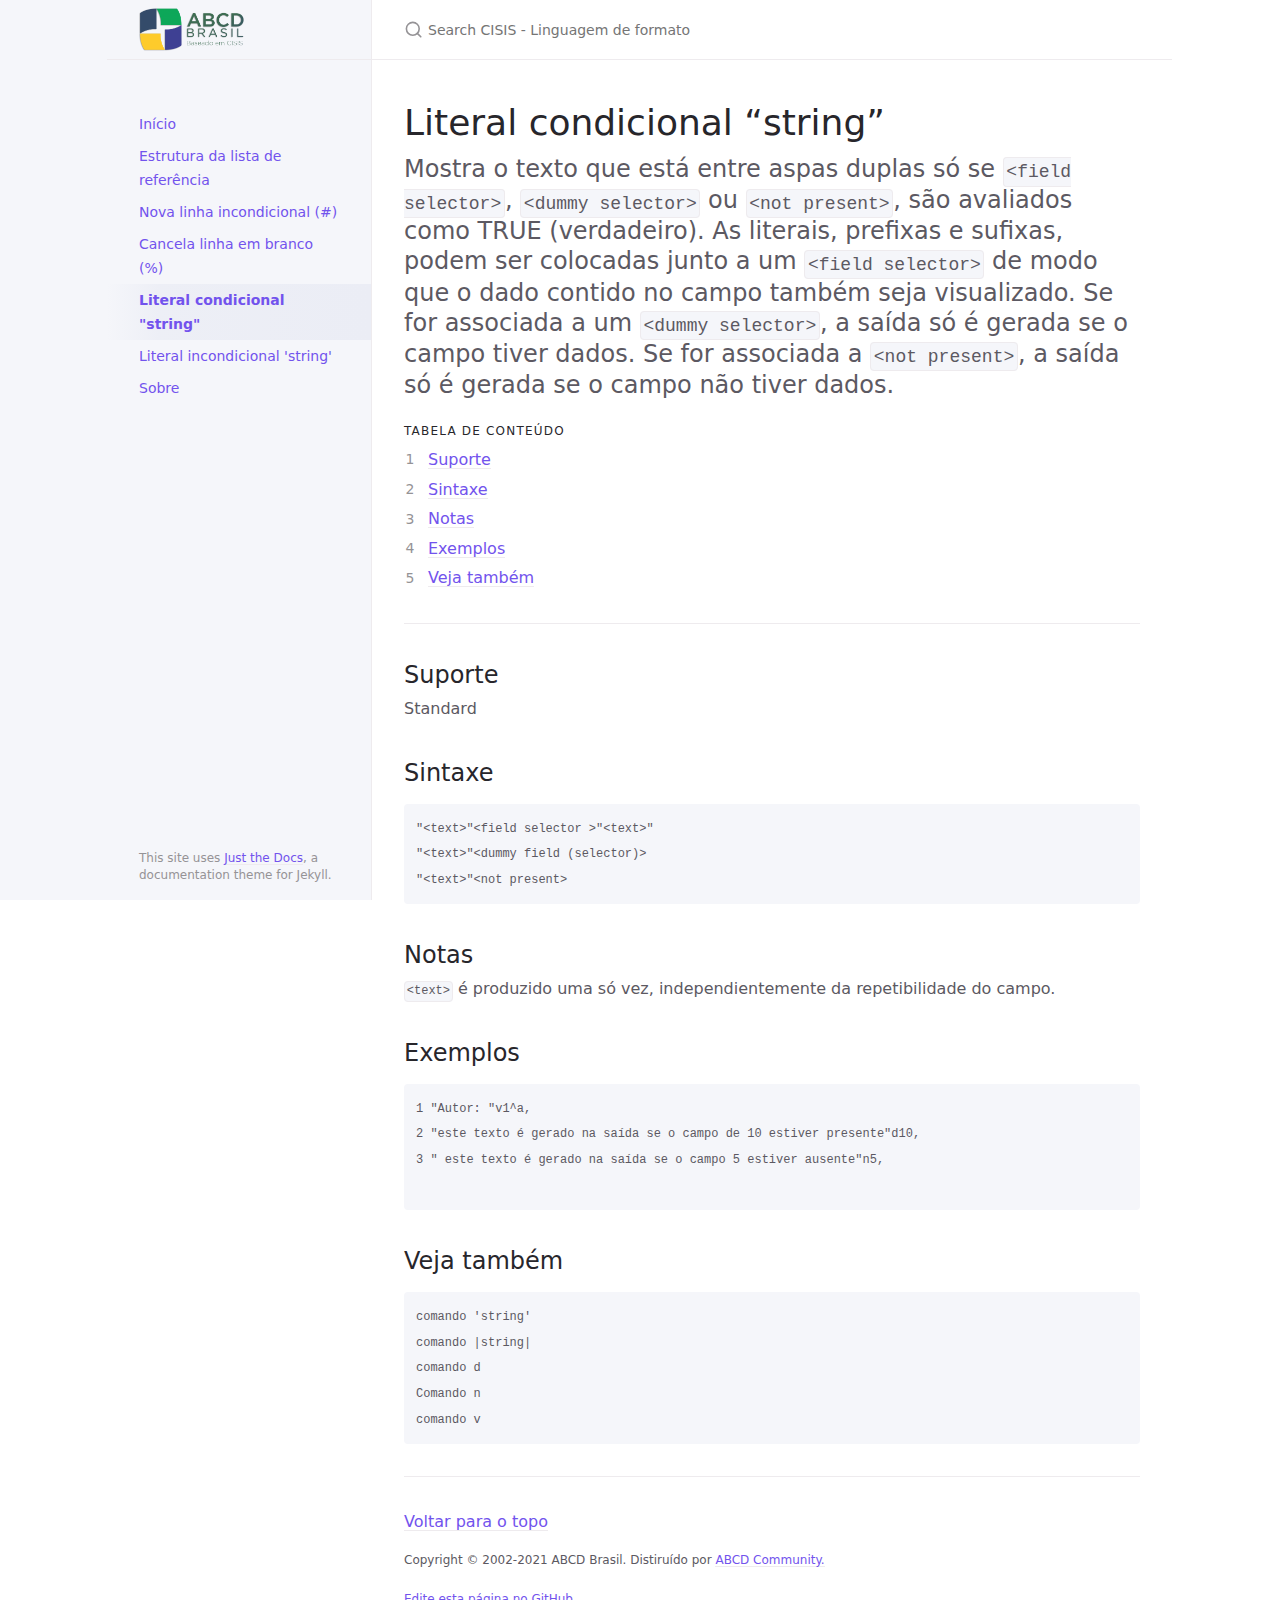
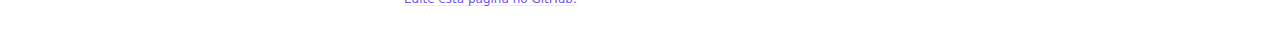
<file: docs/literal_condicional.html>
<!DOCTYPE html> <html lang="en-US"> <head> <meta charset="UTF-8"> <meta http-equiv="X-UA-Compatible" content="IE=Edge"> <title>Literal condicional "string" - CISIS - Linguagem de formato</title> <link rel="shortcut icon" href="/favicon.ico" type="image/x-icon"> <link rel="stylesheet" href="/assets/css/just-the-docs-default.css"> <script type="text/javascript" src="/assets/js/vendor/lunr.min.js"></script> <script type="text/javascript" src="/assets/js/just-the-docs.js"></script> <meta name="viewport" content="width=device-width, initial-scale=1"> <!-- Begin Jekyll SEO tag v2.7.1 --> <title>Literal condicional “string” | CISIS - Linguagem de formato</title> <meta name="generator" content="Jekyll v3.9.0" /> <meta property="og:title" content="Literal condicional “string”" /> <meta property="og:locale" content="en_US" /> <meta name="description" content="Write an awesome description for your new site here. You can edit this line in _config.yml. It will appear in your document head meta (for Google search results) and in your feed.xml site description." /> <meta property="og:description" content="Write an awesome description for your new site here. You can edit this line in _config.yml. It will appear in your document head meta (for Google search results) and in your feed.xml site description." /> <link rel="canonical" href="https://abcdbrasil.github.io/cisis-formato/docs/literal_condicional.html" /> <meta property="og:url" content="https://abcdbrasil.github.io/cisis-formato/docs/literal_condicional.html" /> <meta property="og:site_name" content="CISIS - Linguagem de formato" /> <meta name="twitter:card" content="summary" /> <meta property="twitter:title" content="Literal condicional “string”" /> <script type="application/ld+json"> {"publisher":{"@type":"Organization","logo":{"@type":"ImageObject","url":"https://abcdbrasil.github.io/cisis-formato/assets/images/logo.png"}},"headline":"Literal condicional “string”","@type":"WebPage","description":"Write an awesome description for your new site here. You can edit this line in _config.yml. It will appear in your document head meta (for Google search results) and in your feed.xml site description.","url":"https://abcdbrasil.github.io/cisis-formato/docs/literal_condicional.html","@context":"https://schema.org"}</script> <!-- End Jekyll SEO tag --> </head> <body> <svg xmlns="http://www.w3.org/2000/svg" style="display: none;"> <symbol id="svg-link" viewBox="0 0 24 24"> <title>Link</title> <svg xmlns="http://www.w3.org/2000/svg" width="24" height="24" viewBox="0 0 24 24" fill="none" stroke="currentColor" stroke-width="2" stroke-linecap="round" stroke-linejoin="round" class="feather feather-link"> <path d="M10 13a5 5 0 0 0 7.54.54l3-3a5 5 0 0 0-7.07-7.07l-1.72 1.71"></path><path d="M14 11a5 5 0 0 0-7.54-.54l-3 3a5 5 0 0 0 7.07 7.07l1.71-1.71"></path> </svg> </symbol> <symbol id="svg-search" viewBox="0 0 24 24"> <title>Search</title> <svg xmlns="http://www.w3.org/2000/svg" width="24" height="24" viewBox="0 0 24 24" fill="none" stroke="currentColor" stroke-width="2" stroke-linecap="round" stroke-linejoin="round" class="feather feather-search"> <circle cx="11" cy="11" r="8"></circle><line x1="21" y1="21" x2="16.65" y2="16.65"></line> </svg> </symbol> <symbol id="svg-menu" viewBox="0 0 24 24"> <title>Menu</title> <svg xmlns="http://www.w3.org/2000/svg" width="24" height="24" viewBox="0 0 24 24" fill="none" stroke="currentColor" stroke-width="2" stroke-linecap="round" stroke-linejoin="round" class="feather feather-menu"> <line x1="3" y1="12" x2="21" y2="12"></line><line x1="3" y1="6" x2="21" y2="6"></line><line x1="3" y1="18" x2="21" y2="18"></line> </svg> </symbol> <symbol id="svg-arrow-right" viewBox="0 0 24 24"> <title>Expand</title> <svg xmlns="http://www.w3.org/2000/svg" width="24" height="24" viewBox="0 0 24 24" fill="none" stroke="currentColor" stroke-width="2" stroke-linecap="round" stroke-linejoin="round" class="feather feather-chevron-right"> <polyline points="9 18 15 12 9 6"></polyline> </svg> </symbol> <symbol id="svg-doc" viewBox="0 0 24 24"> <title>Document</title> <svg xmlns="http://www.w3.org/2000/svg" width="24" height="24" viewBox="0 0 24 24" fill="none" stroke="currentColor" stroke-width="2" stroke-linecap="round" stroke-linejoin="round" class="feather feather-file"> <path d="M13 2H6a2 2 0 0 0-2 2v16a2 2 0 0 0 2 2h12a2 2 0 0 0 2-2V9z"></path><polyline points="13 2 13 9 20 9"></polyline> </svg> </symbol> </svg> <div class="side-bar"> <div class="site-header"> <a href="https://abcdbrasil.github.io/cisis-formato/" class="site-title lh-tight"> <div class="site-logo"></div> </a> <a href="#" id="menu-button" class="site-button"> <svg viewBox="0 0 24 24" class="icon"><use xlink:href="#svg-menu"></use></svg> </a> </div> <nav role="navigation" aria-label="Main" id="site-nav" class="site-nav"> <ul class="nav-list"><li class="nav-list-item"><a href="https://abcdbrasil.github.io/cisis-formato/" class="nav-list-link">Início</a></li><li class="nav-list-item"><a href="https://abcdbrasil.github.io/cisis-formato/docs/estrutura_de_referencia.html" class="nav-list-link">Estrutura da lista de referência</a></li><li class="nav-list-item"><a href="https://abcdbrasil.github.io/cisis-formato/docs/nova_linha_incondicional.html" class="nav-list-link">Nova linha incondicional (#)</a></li><li class="nav-list-item"><a href="https://abcdbrasil.github.io/cisis-formato/docs/cancela_linha_em_branco.html" class="nav-list-link">Cancela linha em branco (%)</a></li><li class="nav-list-item active"><a href="https://abcdbrasil.github.io/cisis-formato/docs/literal_condicional.html" class="nav-list-link active">Literal condicional "string"</a></li><li class="nav-list-item"><a href="https://abcdbrasil.github.io/cisis-formato/docs/literal_incondicional.html" class="nav-list-link">Literal incondicional 'string'</a></li><li class="nav-list-item"><a href="https://abcdbrasil.github.io/cisis-formato/about/" class="nav-list-link">Sobre</a></li></ul> </nav> <footer class="site-footer"> This site uses <a href="https://github.com/pmarsceill/just-the-docs">Just the Docs</a>, a documentation theme for Jekyll. </footer> </div> <div class="main" id="top"> <div id="main-header" class="main-header"> <div class="search"> <div class="search-input-wrap"> <input type="text" id="search-input" class="search-input" tabindex="0" placeholder="Search CISIS - Linguagem de formato" aria-label="Search CISIS - Linguagem de formato" autocomplete="off"> <label for="search-input" class="search-label"><svg viewBox="0 0 24 24" class="search-icon"><use xlink:href="#svg-search"></use></svg></label> </div> <div id="search-results" class="search-results"></div> </div> </div> <div id="main-content-wrap" class="main-content-wrap"> <div id="main-content" class="main-content" role="main"> <h1 class="no_toc" id="literal-condicional-string"> <a href="#literal-condicional-string" class="anchor-heading" aria-labelledby="literal-condicional-string"><svg viewBox="0 0 16 16" aria-hidden="true"><use xlink:href="#svg-link"></use></svg></a> Literal condicional “string” </h1> <p class="fs-6 fw-300">Mostra o texto que está entre aspas duplas só se <code class="language-plaintext highlighter-rouge">&lt;field selector&gt;</code>, <code class="language-plaintext highlighter-rouge">&lt;dummy selector&gt;</code> ou <code class="language-plaintext highlighter-rouge">&lt;not present&gt;</code>, são avaliados como TRUE (verdadeiro). As literais, prefixas e sufixas, podem ser colocadas junto a um <code class="language-plaintext highlighter-rouge">&lt;field selector&gt;</code> de modo que o dado contido no campo também seja visualizado. Se for associada a um <code class="language-plaintext highlighter-rouge">&lt;dummy selector&gt;</code>, a saída só é gerada se o campo tiver dados. Se for associada a <code class="language-plaintext highlighter-rouge">&lt;not present&gt;</code>, a saída só é gerada se o campo não tiver dados.</p> <h2 class="no_toc text-delta" id="tabela-de-conteúdo"> <a href="#tabela-de-conteúdo" class="anchor-heading" aria-labelledby="tabela-de-conteúdo"><svg viewBox="0 0 16 16" aria-hidden="true"><use xlink:href="#svg-link"></use></svg></a> Tabela de conteúdo </h2> <ol id="markdown-toc"> <li><a href="#suporte" id="markdown-toc-suporte">Suporte</a></li> <li><a href="#sintaxe" id="markdown-toc-sintaxe">Sintaxe</a></li> <li><a href="#notas" id="markdown-toc-notas">Notas</a></li> <li><a href="#exemplos" id="markdown-toc-exemplos">Exemplos</a></li> <li><a href="#veja-também" id="markdown-toc-veja-também">Veja também</a></li> </ol><hr /> <h2 id="suporte"> <a href="#suporte" class="anchor-heading" aria-labelledby="suporte"><svg viewBox="0 0 16 16" aria-hidden="true"><use xlink:href="#svg-link"></use></svg></a> Suporte </h2> <p>Standard</p> <h2 id="sintaxe"> <a href="#sintaxe" class="anchor-heading" aria-labelledby="sintaxe"><svg viewBox="0 0 16 16" aria-hidden="true"><use xlink:href="#svg-link"></use></svg></a> Sintaxe </h2> <div class="language-plaintext highlighter-rouge"><div class="highlight"><pre class="highlight"><code>"&lt;text&gt;"&lt;field selector &gt;"&lt;text&gt;"
"&lt;text&gt;"&lt;dummy field (selector)&gt;
"&lt;text&gt;"&lt;not present&gt; 
</code></pre></div></div> <h2 id="notas"> <a href="#notas" class="anchor-heading" aria-labelledby="notas"><svg viewBox="0 0 16 16" aria-hidden="true"><use xlink:href="#svg-link"></use></svg></a> Notas </h2> <p><code class="language-plaintext highlighter-rouge">&lt;text&gt;</code> é produzido uma só vez, independientemente da repetibilidade do campo.</p> <h2 id="exemplos"> <a href="#exemplos" class="anchor-heading" aria-labelledby="exemplos"><svg viewBox="0 0 16 16" aria-hidden="true"><use xlink:href="#svg-link"></use></svg></a> Exemplos </h2> <div class="language-plaintext highlighter-rouge"><div class="highlight"><pre class="highlight"><code>1 "Autor: "v1^a,
2 "este texto é gerado na saída se o campo de 10 estiver presente"d10,
3 " este texto é gerado na saída se o campo 5 estiver ausente"n5, 

</code></pre></div></div> <h2 id="veja-também"> <a href="#veja-também" class="anchor-heading" aria-labelledby="veja-também"><svg viewBox="0 0 16 16" aria-hidden="true"><use xlink:href="#svg-link"></use></svg></a> Veja também </h2> <div class="language-plaintext highlighter-rouge"><div class="highlight"><pre class="highlight"><code>comando 'string'
comando |string|
comando d
Comando n
comando v 
</code></pre></div></div> <hr> <footer> <p><a href="#top" id="back-to-top">Voltar para o topo</a></p> <p class="text-small text-grey-dk-100 mb-0">Copyright &copy; 2002-2021 ABCD Brasil. Distiruído por <a href="https://abcd-community.org">ABCD Community.</a></p> <div class="d-flex mt-2"> <p class="text-small text-grey-dk-000 mb-0"> <a href="https://github.com/ABCDBrasil/cisis-formato/tree/master/docs/literal_condicional.md" id="edit-this-page">Edite esta página no GitHub.</a> </p> </div> </footer> </div> </div> <div class="search-overlay"></div> </div> </body> </html>
</file>
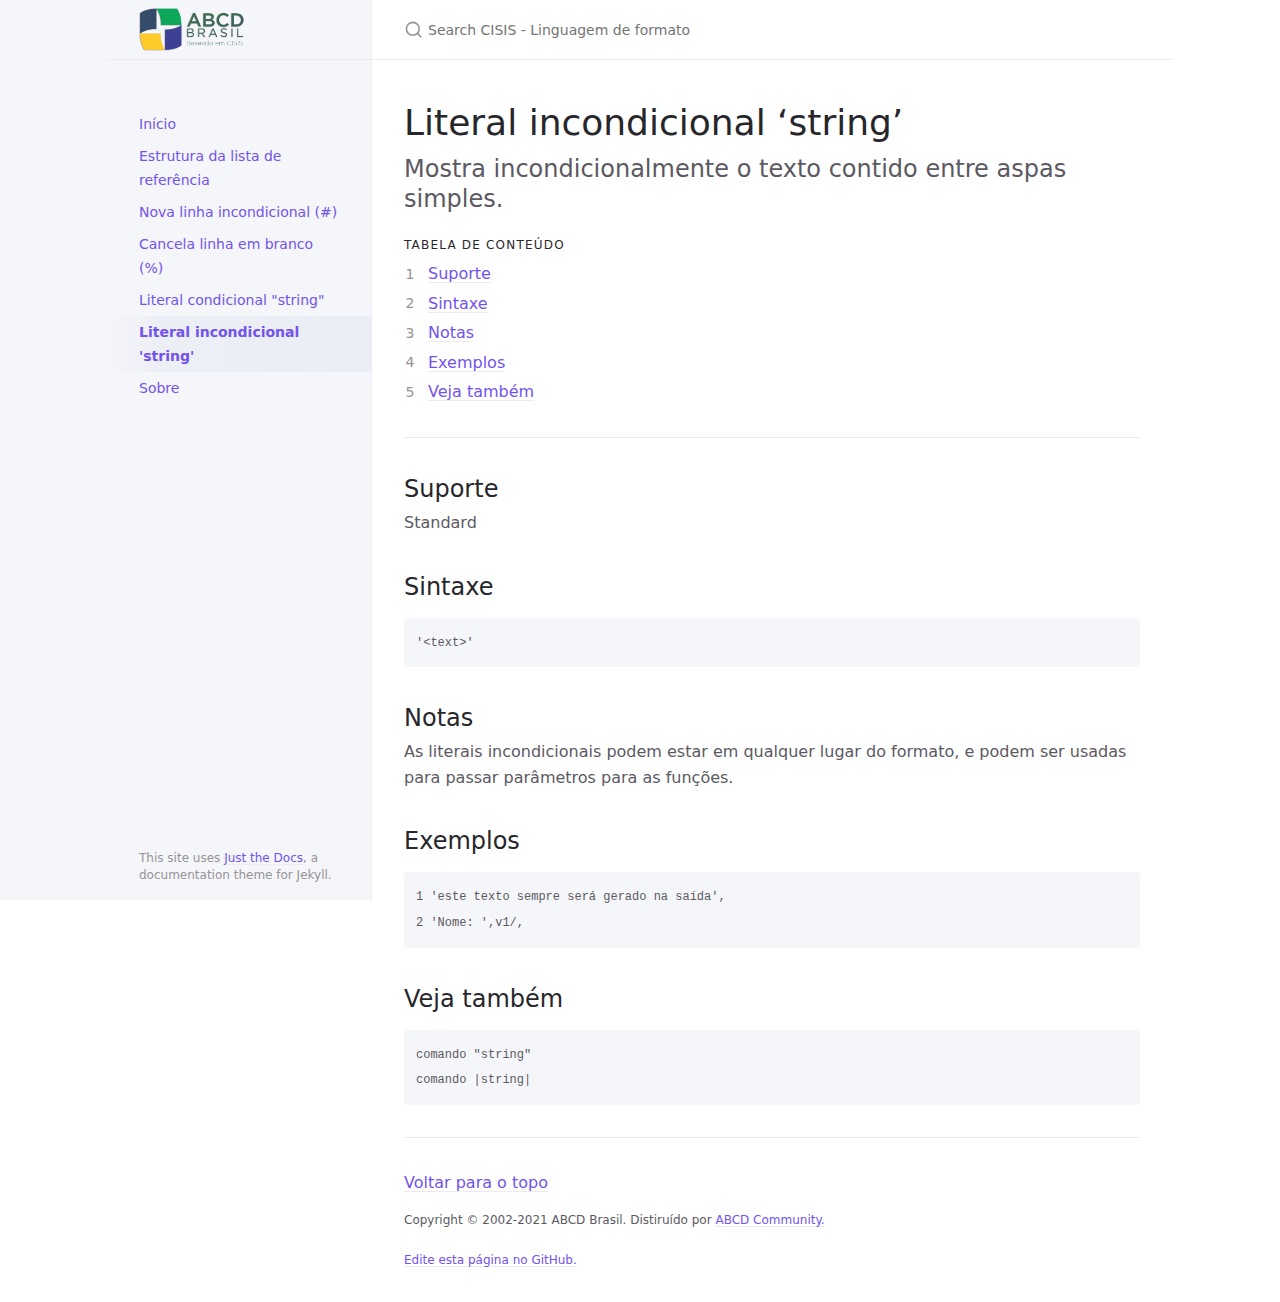
<file: docs/literal_incondicional.html>
<!DOCTYPE html> <html lang="en-US"> <head> <meta charset="UTF-8"> <meta http-equiv="X-UA-Compatible" content="IE=Edge"> <title>Literal incondicional 'string' - CISIS - Linguagem de formato</title> <link rel="shortcut icon" href="/favicon.ico" type="image/x-icon"> <link rel="stylesheet" href="/assets/css/just-the-docs-default.css"> <script type="text/javascript" src="/assets/js/vendor/lunr.min.js"></script> <script type="text/javascript" src="/assets/js/just-the-docs.js"></script> <meta name="viewport" content="width=device-width, initial-scale=1"> <!-- Begin Jekyll SEO tag v2.7.1 --> <title>Literal incondicional ‘string’ | CISIS - Linguagem de formato</title> <meta name="generator" content="Jekyll v3.9.0" /> <meta property="og:title" content="Literal incondicional ‘string’" /> <meta property="og:locale" content="en_US" /> <meta name="description" content="Write an awesome description for your new site here. You can edit this line in _config.yml. It will appear in your document head meta (for Google search results) and in your feed.xml site description." /> <meta property="og:description" content="Write an awesome description for your new site here. You can edit this line in _config.yml. It will appear in your document head meta (for Google search results) and in your feed.xml site description." /> <link rel="canonical" href="https://abcdbrasil.github.io/cisis-formato/docs/literal_incondicional.html" /> <meta property="og:url" content="https://abcdbrasil.github.io/cisis-formato/docs/literal_incondicional.html" /> <meta property="og:site_name" content="CISIS - Linguagem de formato" /> <meta name="twitter:card" content="summary" /> <meta property="twitter:title" content="Literal incondicional ‘string’" /> <script type="application/ld+json"> {"publisher":{"@type":"Organization","logo":{"@type":"ImageObject","url":"https://abcdbrasil.github.io/cisis-formato/assets/images/logo.png"}},"headline":"Literal incondicional ‘string’","@type":"WebPage","description":"Write an awesome description for your new site here. You can edit this line in _config.yml. It will appear in your document head meta (for Google search results) and in your feed.xml site description.","url":"https://abcdbrasil.github.io/cisis-formato/docs/literal_incondicional.html","@context":"https://schema.org"}</script> <!-- End Jekyll SEO tag --> </head> <body> <svg xmlns="http://www.w3.org/2000/svg" style="display: none;"> <symbol id="svg-link" viewBox="0 0 24 24"> <title>Link</title> <svg xmlns="http://www.w3.org/2000/svg" width="24" height="24" viewBox="0 0 24 24" fill="none" stroke="currentColor" stroke-width="2" stroke-linecap="round" stroke-linejoin="round" class="feather feather-link"> <path d="M10 13a5 5 0 0 0 7.54.54l3-3a5 5 0 0 0-7.07-7.07l-1.72 1.71"></path><path d="M14 11a5 5 0 0 0-7.54-.54l-3 3a5 5 0 0 0 7.07 7.07l1.71-1.71"></path> </svg> </symbol> <symbol id="svg-search" viewBox="0 0 24 24"> <title>Search</title> <svg xmlns="http://www.w3.org/2000/svg" width="24" height="24" viewBox="0 0 24 24" fill="none" stroke="currentColor" stroke-width="2" stroke-linecap="round" stroke-linejoin="round" class="feather feather-search"> <circle cx="11" cy="11" r="8"></circle><line x1="21" y1="21" x2="16.65" y2="16.65"></line> </svg> </symbol> <symbol id="svg-menu" viewBox="0 0 24 24"> <title>Menu</title> <svg xmlns="http://www.w3.org/2000/svg" width="24" height="24" viewBox="0 0 24 24" fill="none" stroke="currentColor" stroke-width="2" stroke-linecap="round" stroke-linejoin="round" class="feather feather-menu"> <line x1="3" y1="12" x2="21" y2="12"></line><line x1="3" y1="6" x2="21" y2="6"></line><line x1="3" y1="18" x2="21" y2="18"></line> </svg> </symbol> <symbol id="svg-arrow-right" viewBox="0 0 24 24"> <title>Expand</title> <svg xmlns="http://www.w3.org/2000/svg" width="24" height="24" viewBox="0 0 24 24" fill="none" stroke="currentColor" stroke-width="2" stroke-linecap="round" stroke-linejoin="round" class="feather feather-chevron-right"> <polyline points="9 18 15 12 9 6"></polyline> </svg> </symbol> <symbol id="svg-doc" viewBox="0 0 24 24"> <title>Document</title> <svg xmlns="http://www.w3.org/2000/svg" width="24" height="24" viewBox="0 0 24 24" fill="none" stroke="currentColor" stroke-width="2" stroke-linecap="round" stroke-linejoin="round" class="feather feather-file"> <path d="M13 2H6a2 2 0 0 0-2 2v16a2 2 0 0 0 2 2h12a2 2 0 0 0 2-2V9z"></path><polyline points="13 2 13 9 20 9"></polyline> </svg> </symbol> </svg> <div class="side-bar"> <div class="site-header"> <a href="https://abcdbrasil.github.io/cisis-formato/" class="site-title lh-tight"> <div class="site-logo"></div> </a> <a href="#" id="menu-button" class="site-button"> <svg viewBox="0 0 24 24" class="icon"><use xlink:href="#svg-menu"></use></svg> </a> </div> <nav role="navigation" aria-label="Main" id="site-nav" class="site-nav"> <ul class="nav-list"><li class="nav-list-item"><a href="https://abcdbrasil.github.io/cisis-formato/" class="nav-list-link">Início</a></li><li class="nav-list-item"><a href="https://abcdbrasil.github.io/cisis-formato/docs/estrutura_de_referencia.html" class="nav-list-link">Estrutura da lista de referência</a></li><li class="nav-list-item"><a href="https://abcdbrasil.github.io/cisis-formato/docs/nova_linha_incondicional.html" class="nav-list-link">Nova linha incondicional (#)</a></li><li class="nav-list-item"><a href="https://abcdbrasil.github.io/cisis-formato/docs/cancela_linha_em_branco.html" class="nav-list-link">Cancela linha em branco (%)</a></li><li class="nav-list-item"><a href="https://abcdbrasil.github.io/cisis-formato/docs/literal_condicional.html" class="nav-list-link">Literal condicional "string"</a></li><li class="nav-list-item active"><a href="https://abcdbrasil.github.io/cisis-formato/docs/literal_incondicional.html" class="nav-list-link active">Literal incondicional 'string'</a></li><li class="nav-list-item"><a href="https://abcdbrasil.github.io/cisis-formato/about/" class="nav-list-link">Sobre</a></li></ul> </nav> <footer class="site-footer"> This site uses <a href="https://github.com/pmarsceill/just-the-docs">Just the Docs</a>, a documentation theme for Jekyll. </footer> </div> <div class="main" id="top"> <div id="main-header" class="main-header"> <div class="search"> <div class="search-input-wrap"> <input type="text" id="search-input" class="search-input" tabindex="0" placeholder="Search CISIS - Linguagem de formato" aria-label="Search CISIS - Linguagem de formato" autocomplete="off"> <label for="search-input" class="search-label"><svg viewBox="0 0 24 24" class="search-icon"><use xlink:href="#svg-search"></use></svg></label> </div> <div id="search-results" class="search-results"></div> </div> </div> <div id="main-content-wrap" class="main-content-wrap"> <div id="main-content" class="main-content" role="main"> <h1 class="no_toc" id="literal-incondicional-string"> <a href="#literal-incondicional-string" class="anchor-heading" aria-labelledby="literal-incondicional-string"><svg viewBox="0 0 16 16" aria-hidden="true"><use xlink:href="#svg-link"></use></svg></a> Literal incondicional ‘string’ </h1> <p class="fs-6 fw-300">Mostra incondicionalmente o texto contido entre aspas simples.</p> <h2 class="no_toc text-delta" id="tabela-de-conteúdo"> <a href="#tabela-de-conteúdo" class="anchor-heading" aria-labelledby="tabela-de-conteúdo"><svg viewBox="0 0 16 16" aria-hidden="true"><use xlink:href="#svg-link"></use></svg></a> Tabela de conteúdo </h2> <ol id="markdown-toc"> <li><a href="#suporte" id="markdown-toc-suporte">Suporte</a></li> <li><a href="#sintaxe" id="markdown-toc-sintaxe">Sintaxe</a></li> <li><a href="#notas" id="markdown-toc-notas">Notas</a></li> <li><a href="#exemplos" id="markdown-toc-exemplos">Exemplos</a></li> <li><a href="#veja-também" id="markdown-toc-veja-também">Veja também</a></li> </ol><hr /> <h2 id="suporte"> <a href="#suporte" class="anchor-heading" aria-labelledby="suporte"><svg viewBox="0 0 16 16" aria-hidden="true"><use xlink:href="#svg-link"></use></svg></a> Suporte </h2> <p>Standard</p> <h2 id="sintaxe"> <a href="#sintaxe" class="anchor-heading" aria-labelledby="sintaxe"><svg viewBox="0 0 16 16" aria-hidden="true"><use xlink:href="#svg-link"></use></svg></a> Sintaxe </h2> <div class="language-plaintext highlighter-rouge"><div class="highlight"><pre class="highlight"><code>'&lt;text&gt;' 
</code></pre></div></div> <h2 id="notas"> <a href="#notas" class="anchor-heading" aria-labelledby="notas"><svg viewBox="0 0 16 16" aria-hidden="true"><use xlink:href="#svg-link"></use></svg></a> Notas </h2> <p>As literais incondicionais podem estar em qualquer lugar do formato, e podem ser usadas para passar parâmetros para as funções.</p> <h2 id="exemplos"> <a href="#exemplos" class="anchor-heading" aria-labelledby="exemplos"><svg viewBox="0 0 16 16" aria-hidden="true"><use xlink:href="#svg-link"></use></svg></a> Exemplos </h2> <div class="language-plaintext highlighter-rouge"><div class="highlight"><pre class="highlight"><code>1 'este texto sempre será gerado na saída',
2 'Nome: ',v1/, 
</code></pre></div></div> <h2 id="veja-também"> <a href="#veja-também" class="anchor-heading" aria-labelledby="veja-também"><svg viewBox="0 0 16 16" aria-hidden="true"><use xlink:href="#svg-link"></use></svg></a> Veja também </h2> <div class="language-plaintext highlighter-rouge"><div class="highlight"><pre class="highlight"><code>comando "string"
comando |string| 
</code></pre></div></div> <hr> <footer> <p><a href="#top" id="back-to-top">Voltar para o topo</a></p> <p class="text-small text-grey-dk-100 mb-0">Copyright &copy; 2002-2021 ABCD Brasil. Distiruído por <a href="https://abcd-community.org">ABCD Community.</a></p> <div class="d-flex mt-2"> <p class="text-small text-grey-dk-000 mb-0"> <a href="https://github.com/ABCDBrasil/cisis-formato/tree/master/docs/literal_incondicional.md" id="edit-this-page">Edite esta página no GitHub.</a> </p> </div> </footer> </div> </div> <div class="search-overlay"></div> </div> </body> </html>
</file>
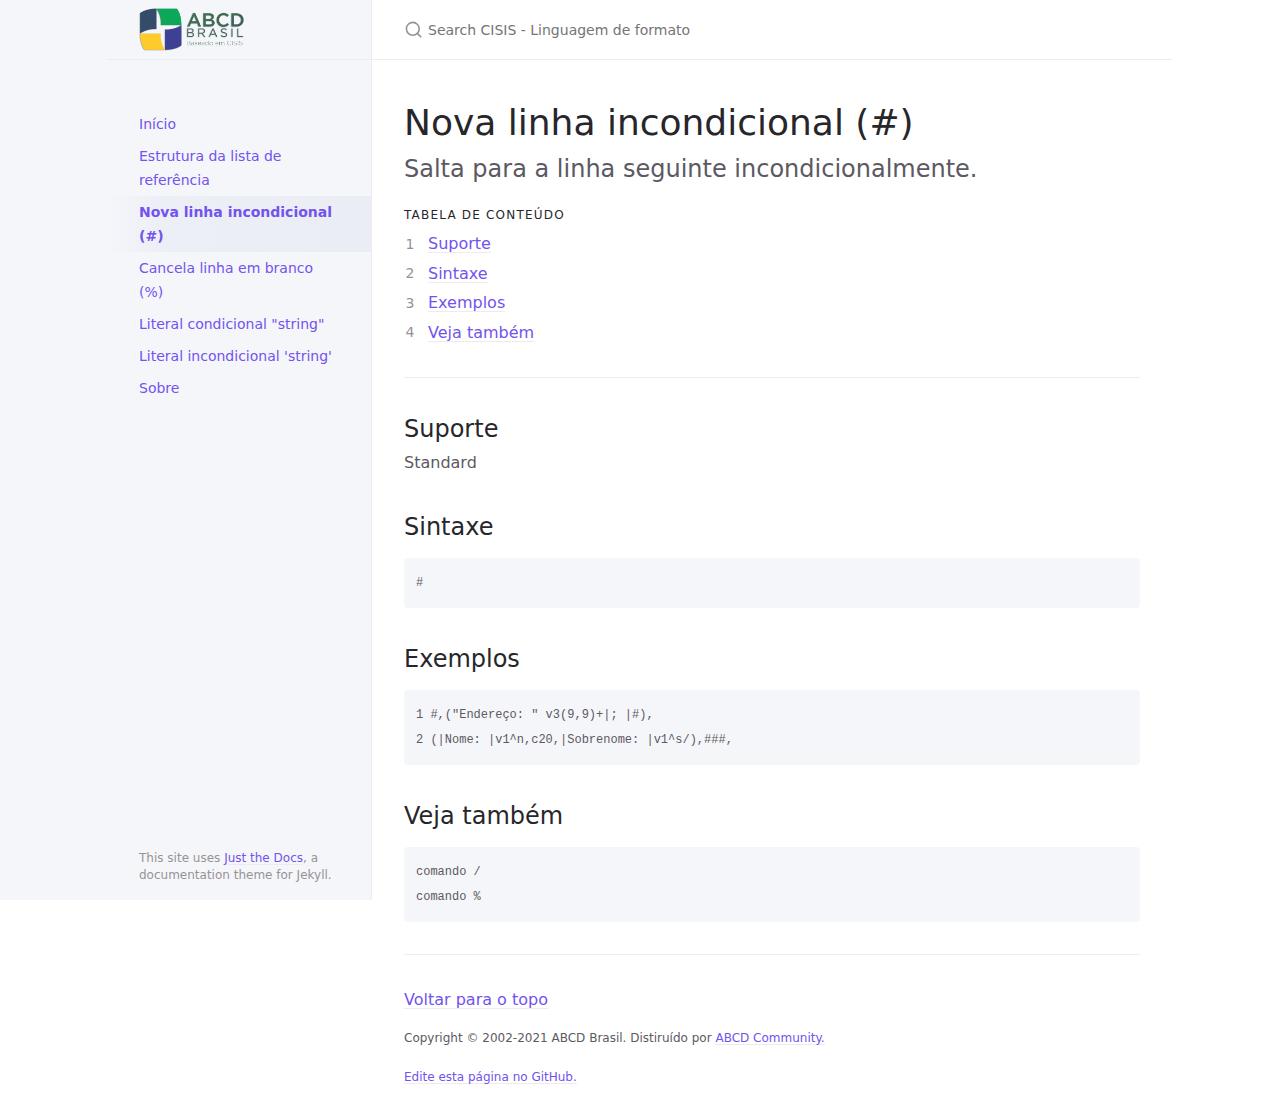
<file: docs/nova_linha_incondicional.html>
<!DOCTYPE html> <html lang="en-US"> <head> <meta charset="UTF-8"> <meta http-equiv="X-UA-Compatible" content="IE=Edge"> <title>Nova linha incondicional (#) - CISIS - Linguagem de formato</title> <link rel="shortcut icon" href="/favicon.ico" type="image/x-icon"> <link rel="stylesheet" href="/assets/css/just-the-docs-default.css"> <script type="text/javascript" src="/assets/js/vendor/lunr.min.js"></script> <script type="text/javascript" src="/assets/js/just-the-docs.js"></script> <meta name="viewport" content="width=device-width, initial-scale=1"> <!-- Begin Jekyll SEO tag v2.7.1 --> <title>Nova linha incondicional (#) | CISIS - Linguagem de formato</title> <meta name="generator" content="Jekyll v3.9.0" /> <meta property="og:title" content="Nova linha incondicional (#)" /> <meta property="og:locale" content="en_US" /> <meta name="description" content="Write an awesome description for your new site here. You can edit this line in _config.yml. It will appear in your document head meta (for Google search results) and in your feed.xml site description." /> <meta property="og:description" content="Write an awesome description for your new site here. You can edit this line in _config.yml. It will appear in your document head meta (for Google search results) and in your feed.xml site description." /> <link rel="canonical" href="https://abcdbrasil.github.io/cisis-formato/docs/nova_linha_incondicional.html" /> <meta property="og:url" content="https://abcdbrasil.github.io/cisis-formato/docs/nova_linha_incondicional.html" /> <meta property="og:site_name" content="CISIS - Linguagem de formato" /> <meta name="twitter:card" content="summary" /> <meta property="twitter:title" content="Nova linha incondicional (#)" /> <script type="application/ld+json"> {"publisher":{"@type":"Organization","logo":{"@type":"ImageObject","url":"https://abcdbrasil.github.io/cisis-formato/assets/images/logo.png"}},"headline":"Nova linha incondicional (#)","@type":"WebPage","description":"Write an awesome description for your new site here. You can edit this line in _config.yml. It will appear in your document head meta (for Google search results) and in your feed.xml site description.","url":"https://abcdbrasil.github.io/cisis-formato/docs/nova_linha_incondicional.html","@context":"https://schema.org"}</script> <!-- End Jekyll SEO tag --> </head> <body> <svg xmlns="http://www.w3.org/2000/svg" style="display: none;"> <symbol id="svg-link" viewBox="0 0 24 24"> <title>Link</title> <svg xmlns="http://www.w3.org/2000/svg" width="24" height="24" viewBox="0 0 24 24" fill="none" stroke="currentColor" stroke-width="2" stroke-linecap="round" stroke-linejoin="round" class="feather feather-link"> <path d="M10 13a5 5 0 0 0 7.54.54l3-3a5 5 0 0 0-7.07-7.07l-1.72 1.71"></path><path d="M14 11a5 5 0 0 0-7.54-.54l-3 3a5 5 0 0 0 7.07 7.07l1.71-1.71"></path> </svg> </symbol> <symbol id="svg-search" viewBox="0 0 24 24"> <title>Search</title> <svg xmlns="http://www.w3.org/2000/svg" width="24" height="24" viewBox="0 0 24 24" fill="none" stroke="currentColor" stroke-width="2" stroke-linecap="round" stroke-linejoin="round" class="feather feather-search"> <circle cx="11" cy="11" r="8"></circle><line x1="21" y1="21" x2="16.65" y2="16.65"></line> </svg> </symbol> <symbol id="svg-menu" viewBox="0 0 24 24"> <title>Menu</title> <svg xmlns="http://www.w3.org/2000/svg" width="24" height="24" viewBox="0 0 24 24" fill="none" stroke="currentColor" stroke-width="2" stroke-linecap="round" stroke-linejoin="round" class="feather feather-menu"> <line x1="3" y1="12" x2="21" y2="12"></line><line x1="3" y1="6" x2="21" y2="6"></line><line x1="3" y1="18" x2="21" y2="18"></line> </svg> </symbol> <symbol id="svg-arrow-right" viewBox="0 0 24 24"> <title>Expand</title> <svg xmlns="http://www.w3.org/2000/svg" width="24" height="24" viewBox="0 0 24 24" fill="none" stroke="currentColor" stroke-width="2" stroke-linecap="round" stroke-linejoin="round" class="feather feather-chevron-right"> <polyline points="9 18 15 12 9 6"></polyline> </svg> </symbol> <symbol id="svg-doc" viewBox="0 0 24 24"> <title>Document</title> <svg xmlns="http://www.w3.org/2000/svg" width="24" height="24" viewBox="0 0 24 24" fill="none" stroke="currentColor" stroke-width="2" stroke-linecap="round" stroke-linejoin="round" class="feather feather-file"> <path d="M13 2H6a2 2 0 0 0-2 2v16a2 2 0 0 0 2 2h12a2 2 0 0 0 2-2V9z"></path><polyline points="13 2 13 9 20 9"></polyline> </svg> </symbol> </svg> <div class="side-bar"> <div class="site-header"> <a href="https://abcdbrasil.github.io/cisis-formato/" class="site-title lh-tight"> <div class="site-logo"></div> </a> <a href="#" id="menu-button" class="site-button"> <svg viewBox="0 0 24 24" class="icon"><use xlink:href="#svg-menu"></use></svg> </a> </div> <nav role="navigation" aria-label="Main" id="site-nav" class="site-nav"> <ul class="nav-list"><li class="nav-list-item"><a href="https://abcdbrasil.github.io/cisis-formato/" class="nav-list-link">Início</a></li><li class="nav-list-item"><a href="https://abcdbrasil.github.io/cisis-formato/docs/estrutura_de_referencia.html" class="nav-list-link">Estrutura da lista de referência</a></li><li class="nav-list-item active"><a href="https://abcdbrasil.github.io/cisis-formato/docs/nova_linha_incondicional.html" class="nav-list-link active">Nova linha incondicional (#)</a></li><li class="nav-list-item"><a href="https://abcdbrasil.github.io/cisis-formato/docs/cancela_linha_em_branco.html" class="nav-list-link">Cancela linha em branco (%)</a></li><li class="nav-list-item"><a href="https://abcdbrasil.github.io/cisis-formato/docs/literal_condicional.html" class="nav-list-link">Literal condicional "string"</a></li><li class="nav-list-item"><a href="https://abcdbrasil.github.io/cisis-formato/docs/literal_incondicional.html" class="nav-list-link">Literal incondicional 'string'</a></li><li class="nav-list-item"><a href="https://abcdbrasil.github.io/cisis-formato/about/" class="nav-list-link">Sobre</a></li></ul> </nav> <footer class="site-footer"> This site uses <a href="https://github.com/pmarsceill/just-the-docs">Just the Docs</a>, a documentation theme for Jekyll. </footer> </div> <div class="main" id="top"> <div id="main-header" class="main-header"> <div class="search"> <div class="search-input-wrap"> <input type="text" id="search-input" class="search-input" tabindex="0" placeholder="Search CISIS - Linguagem de formato" aria-label="Search CISIS - Linguagem de formato" autocomplete="off"> <label for="search-input" class="search-label"><svg viewBox="0 0 24 24" class="search-icon"><use xlink:href="#svg-search"></use></svg></label> </div> <div id="search-results" class="search-results"></div> </div> </div> <div id="main-content-wrap" class="main-content-wrap"> <div id="main-content" class="main-content" role="main"> <h1 class="no_toc" id="nova-linha-incondicional-"> <a href="#nova-linha-incondicional-" class="anchor-heading" aria-labelledby="nova-linha-incondicional-"><svg viewBox="0 0 16 16" aria-hidden="true"><use xlink:href="#svg-link"></use></svg></a> Nova linha incondicional (#) </h1> <p class="fs-6 fw-300">Salta para a linha seguinte incondicionalmente.</p> <h2 class="no_toc text-delta" id="tabela-de-conteúdo"> <a href="#tabela-de-conteúdo" class="anchor-heading" aria-labelledby="tabela-de-conteúdo"><svg viewBox="0 0 16 16" aria-hidden="true"><use xlink:href="#svg-link"></use></svg></a> Tabela de conteúdo </h2> <ol id="markdown-toc"> <li><a href="#suporte" id="markdown-toc-suporte">Suporte</a></li> <li><a href="#sintaxe" id="markdown-toc-sintaxe">Sintaxe</a></li> <li><a href="#exemplos" id="markdown-toc-exemplos">Exemplos</a></li> <li><a href="#veja-também" id="markdown-toc-veja-também">Veja também</a></li> </ol><hr /> <h2 id="suporte"> <a href="#suporte" class="anchor-heading" aria-labelledby="suporte"><svg viewBox="0 0 16 16" aria-hidden="true"><use xlink:href="#svg-link"></use></svg></a> Suporte </h2> <p>Standard</p> <h2 id="sintaxe"> <a href="#sintaxe" class="anchor-heading" aria-labelledby="sintaxe"><svg viewBox="0 0 16 16" aria-hidden="true"><use xlink:href="#svg-link"></use></svg></a> Sintaxe </h2> <div class="language-plaintext highlighter-rouge"><div class="highlight"><pre class="highlight"><code>#
</code></pre></div></div> <h2 id="exemplos"> <a href="#exemplos" class="anchor-heading" aria-labelledby="exemplos"><svg viewBox="0 0 16 16" aria-hidden="true"><use xlink:href="#svg-link"></use></svg></a> Exemplos </h2> <div class="language-plaintext highlighter-rouge"><div class="highlight"><pre class="highlight"><code>1 #,("Endereço: " v3(9,9)+|; |#),
2 (|Nome: |v1^n,c20,|Sobrenome: |v1^s/),###,
</code></pre></div></div> <h2 id="veja-também"> <a href="#veja-também" class="anchor-heading" aria-labelledby="veja-também"><svg viewBox="0 0 16 16" aria-hidden="true"><use xlink:href="#svg-link"></use></svg></a> Veja também </h2> <div class="language-plaintext highlighter-rouge"><div class="highlight"><pre class="highlight"><code>comando /
comando % 
</code></pre></div></div> <hr> <footer> <p><a href="#top" id="back-to-top">Voltar para o topo</a></p> <p class="text-small text-grey-dk-100 mb-0">Copyright &copy; 2002-2021 ABCD Brasil. Distiruído por <a href="https://abcd-community.org">ABCD Community.</a></p> <div class="d-flex mt-2"> <p class="text-small text-grey-dk-000 mb-0"> <a href="https://github.com/ABCDBrasil/cisis-formato/tree/master/docs/nova_linha_incondicional.md" id="edit-this-page">Edite esta página no GitHub.</a> </p> </div> </footer> </div> </div> <div class="search-overlay"></div> </div> </body> </html>
</file>
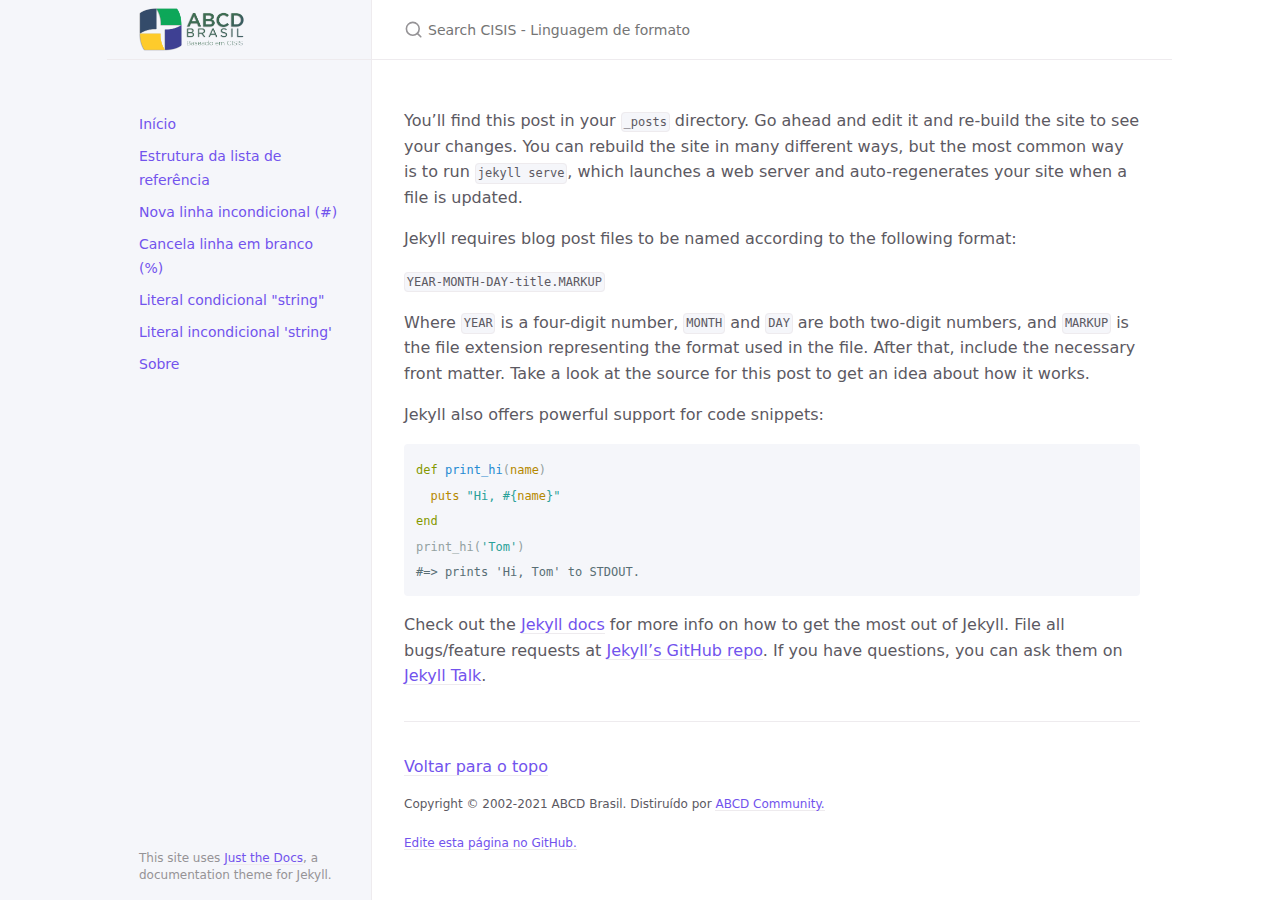
<file: jekyll/update/2021/10/04/welcome-to-jekyll.html>
<!DOCTYPE html> <html lang="en-US"> <head> <meta charset="UTF-8"> <meta http-equiv="X-UA-Compatible" content="IE=Edge"> <title>Welcome to Jekyll! - CISIS - Linguagem de formato</title> <link rel="shortcut icon" href="/favicon.ico" type="image/x-icon"> <link rel="stylesheet" href="/assets/css/just-the-docs-default.css"> <script type="text/javascript" src="/assets/js/vendor/lunr.min.js"></script> <script type="text/javascript" src="/assets/js/just-the-docs.js"></script> <meta name="viewport" content="width=device-width, initial-scale=1"> <!-- Begin Jekyll SEO tag v2.7.1 --> <title>Welcome to Jekyll! | CISIS - Linguagem de formato</title> <meta name="generator" content="Jekyll v3.9.0" /> <meta property="og:title" content="Welcome to Jekyll!" /> <meta property="og:locale" content="en_US" /> <meta name="description" content="You’ll find this post in your _posts directory. Go ahead and edit it and re-build the site to see your changes. You can rebuild the site in many different ways, but the most common way is to run jekyll serve, which launches a web server and auto-regenerates your site when a file is updated." /> <meta property="og:description" content="You’ll find this post in your _posts directory. Go ahead and edit it and re-build the site to see your changes. You can rebuild the site in many different ways, but the most common way is to run jekyll serve, which launches a web server and auto-regenerates your site when a file is updated." /> <link rel="canonical" href="https://abcdbrasil.github.io/cisis-formato/jekyll/update/2021/10/04/welcome-to-jekyll.html" /> <meta property="og:url" content="https://abcdbrasil.github.io/cisis-formato/jekyll/update/2021/10/04/welcome-to-jekyll.html" /> <meta property="og:site_name" content="CISIS - Linguagem de formato" /> <meta property="og:type" content="article" /> <meta property="article:published_time" content="2021-10-04T14:46:50-03:00" /> <meta name="twitter:card" content="summary" /> <meta property="twitter:title" content="Welcome to Jekyll!" /> <script type="application/ld+json"> {"publisher":{"@type":"Organization","logo":{"@type":"ImageObject","url":"https://abcdbrasil.github.io/cisis-formato/assets/images/logo.png"}},"headline":"Welcome to Jekyll!","dateModified":"2021-10-04T14:46:50-03:00","datePublished":"2021-10-04T14:46:50-03:00","@type":"BlogPosting","mainEntityOfPage":{"@type":"WebPage","@id":"https://abcdbrasil.github.io/cisis-formato/jekyll/update/2021/10/04/welcome-to-jekyll.html"},"description":"You’ll find this post in your _posts directory. Go ahead and edit it and re-build the site to see your changes. You can rebuild the site in many different ways, but the most common way is to run jekyll serve, which launches a web server and auto-regenerates your site when a file is updated.","url":"https://abcdbrasil.github.io/cisis-formato/jekyll/update/2021/10/04/welcome-to-jekyll.html","@context":"https://schema.org"}</script> <!-- End Jekyll SEO tag --> </head> <body> <svg xmlns="http://www.w3.org/2000/svg" style="display: none;"> <symbol id="svg-link" viewBox="0 0 24 24"> <title>Link</title> <svg xmlns="http://www.w3.org/2000/svg" width="24" height="24" viewBox="0 0 24 24" fill="none" stroke="currentColor" stroke-width="2" stroke-linecap="round" stroke-linejoin="round" class="feather feather-link"> <path d="M10 13a5 5 0 0 0 7.54.54l3-3a5 5 0 0 0-7.07-7.07l-1.72 1.71"></path><path d="M14 11a5 5 0 0 0-7.54-.54l-3 3a5 5 0 0 0 7.07 7.07l1.71-1.71"></path> </svg> </symbol> <symbol id="svg-search" viewBox="0 0 24 24"> <title>Search</title> <svg xmlns="http://www.w3.org/2000/svg" width="24" height="24" viewBox="0 0 24 24" fill="none" stroke="currentColor" stroke-width="2" stroke-linecap="round" stroke-linejoin="round" class="feather feather-search"> <circle cx="11" cy="11" r="8"></circle><line x1="21" y1="21" x2="16.65" y2="16.65"></line> </svg> </symbol> <symbol id="svg-menu" viewBox="0 0 24 24"> <title>Menu</title> <svg xmlns="http://www.w3.org/2000/svg" width="24" height="24" viewBox="0 0 24 24" fill="none" stroke="currentColor" stroke-width="2" stroke-linecap="round" stroke-linejoin="round" class="feather feather-menu"> <line x1="3" y1="12" x2="21" y2="12"></line><line x1="3" y1="6" x2="21" y2="6"></line><line x1="3" y1="18" x2="21" y2="18"></line> </svg> </symbol> <symbol id="svg-arrow-right" viewBox="0 0 24 24"> <title>Expand</title> <svg xmlns="http://www.w3.org/2000/svg" width="24" height="24" viewBox="0 0 24 24" fill="none" stroke="currentColor" stroke-width="2" stroke-linecap="round" stroke-linejoin="round" class="feather feather-chevron-right"> <polyline points="9 18 15 12 9 6"></polyline> </svg> </symbol> <symbol id="svg-doc" viewBox="0 0 24 24"> <title>Document</title> <svg xmlns="http://www.w3.org/2000/svg" width="24" height="24" viewBox="0 0 24 24" fill="none" stroke="currentColor" stroke-width="2" stroke-linecap="round" stroke-linejoin="round" class="feather feather-file"> <path d="M13 2H6a2 2 0 0 0-2 2v16a2 2 0 0 0 2 2h12a2 2 0 0 0 2-2V9z"></path><polyline points="13 2 13 9 20 9"></polyline> </svg> </symbol> </svg> <div class="side-bar"> <div class="site-header"> <a href="https://abcdbrasil.github.io/cisis-formato/" class="site-title lh-tight"> <div class="site-logo"></div> </a> <a href="#" id="menu-button" class="site-button"> <svg viewBox="0 0 24 24" class="icon"><use xlink:href="#svg-menu"></use></svg> </a> </div> <nav role="navigation" aria-label="Main" id="site-nav" class="site-nav"> <ul class="nav-list"><li class="nav-list-item"><a href="https://abcdbrasil.github.io/cisis-formato/" class="nav-list-link">Início</a></li><li class="nav-list-item"><a href="https://abcdbrasil.github.io/cisis-formato/docs/estrutura_de_referencia.html" class="nav-list-link">Estrutura da lista de referência</a></li><li class="nav-list-item"><a href="https://abcdbrasil.github.io/cisis-formato/docs/nova_linha_incondicional.html" class="nav-list-link">Nova linha incondicional (#)</a></li><li class="nav-list-item"><a href="https://abcdbrasil.github.io/cisis-formato/docs/cancela_linha_em_branco.html" class="nav-list-link">Cancela linha em branco (%)</a></li><li class="nav-list-item"><a href="https://abcdbrasil.github.io/cisis-formato/docs/literal_condicional.html" class="nav-list-link">Literal condicional "string"</a></li><li class="nav-list-item"><a href="https://abcdbrasil.github.io/cisis-formato/docs/literal_incondicional.html" class="nav-list-link">Literal incondicional 'string'</a></li><li class="nav-list-item"><a href="https://abcdbrasil.github.io/cisis-formato/about/" class="nav-list-link">Sobre</a></li></ul> </nav> <footer class="site-footer"> This site uses <a href="https://github.com/pmarsceill/just-the-docs">Just the Docs</a>, a documentation theme for Jekyll. </footer> </div> <div class="main" id="top"> <div id="main-header" class="main-header"> <div class="search"> <div class="search-input-wrap"> <input type="text" id="search-input" class="search-input" tabindex="0" placeholder="Search CISIS - Linguagem de formato" aria-label="Search CISIS - Linguagem de formato" autocomplete="off"> <label for="search-input" class="search-label"><svg viewBox="0 0 24 24" class="search-icon"><use xlink:href="#svg-search"></use></svg></label> </div> <div id="search-results" class="search-results"></div> </div> </div> <div id="main-content-wrap" class="main-content-wrap"> <div id="main-content" class="main-content" role="main"> <p>You’ll find this post in your <code class="language-plaintext highlighter-rouge">_posts</code> directory. Go ahead and edit it and re-build the site to see your changes. You can rebuild the site in many different ways, but the most common way is to run <code class="language-plaintext highlighter-rouge">jekyll serve</code>, which launches a web server and auto-regenerates your site when a file is updated.</p> <p>Jekyll requires blog post files to be named according to the following format:</p> <p><code class="language-plaintext highlighter-rouge">YEAR-MONTH-DAY-title.MARKUP</code></p> <p>Where <code class="language-plaintext highlighter-rouge">YEAR</code> is a four-digit number, <code class="language-plaintext highlighter-rouge">MONTH</code> and <code class="language-plaintext highlighter-rouge">DAY</code> are both two-digit numbers, and <code class="language-plaintext highlighter-rouge">MARKUP</code> is the file extension representing the format used in the file. After that, include the necessary front matter. Take a look at the source for this post to get an idea about how it works.</p> <p>Jekyll also offers powerful support for code snippets:</p> <figure class="highlight"><pre><code class="language-ruby" data-lang="ruby"><span class="k">def</span> <span class="nf">print_hi</span><span class="p">(</span><span class="nb">name</span><span class="p">)</span>
  <span class="nb">puts</span> <span class="s2">"Hi, </span><span class="si">#{</span><span class="nb">name</span><span class="si">}</span><span class="s2">"</span>
<span class="k">end</span>
<span class="n">print_hi</span><span class="p">(</span><span class="s1">'Tom'</span><span class="p">)</span>
<span class="c1">#=&gt; prints 'Hi, Tom' to STDOUT.</span></code></pre></figure> <p>Check out the <a href="https://jekyllrb.com/docs/home">Jekyll docs</a> for more info on how to get the most out of Jekyll. File all bugs/feature requests at <a href="https://github.com/jekyll/jekyll">Jekyll’s GitHub repo</a>. If you have questions, you can ask them on <a href="https://talk.jekyllrb.com/">Jekyll Talk</a>.</p> <hr> <footer> <p><a href="#top" id="back-to-top">Voltar para o topo</a></p> <p class="text-small text-grey-dk-100 mb-0">Copyright &copy; 2002-2021 ABCD Brasil. Distiruído por <a href="https://abcd-community.org">ABCD Community.</a></p> <div class="d-flex mt-2"> <p class="text-small text-grey-dk-000 mb-0"> <a href="https://github.com/ABCDBrasil/cisis-formato/tree/master/_posts/2021-10-04-welcome-to-jekyll.markdown" id="edit-this-page">Edite esta página no GitHub.</a> </p> </div> </footer> </div> </div> <div class="search-overlay"></div> </div> </body> </html>
</file>
